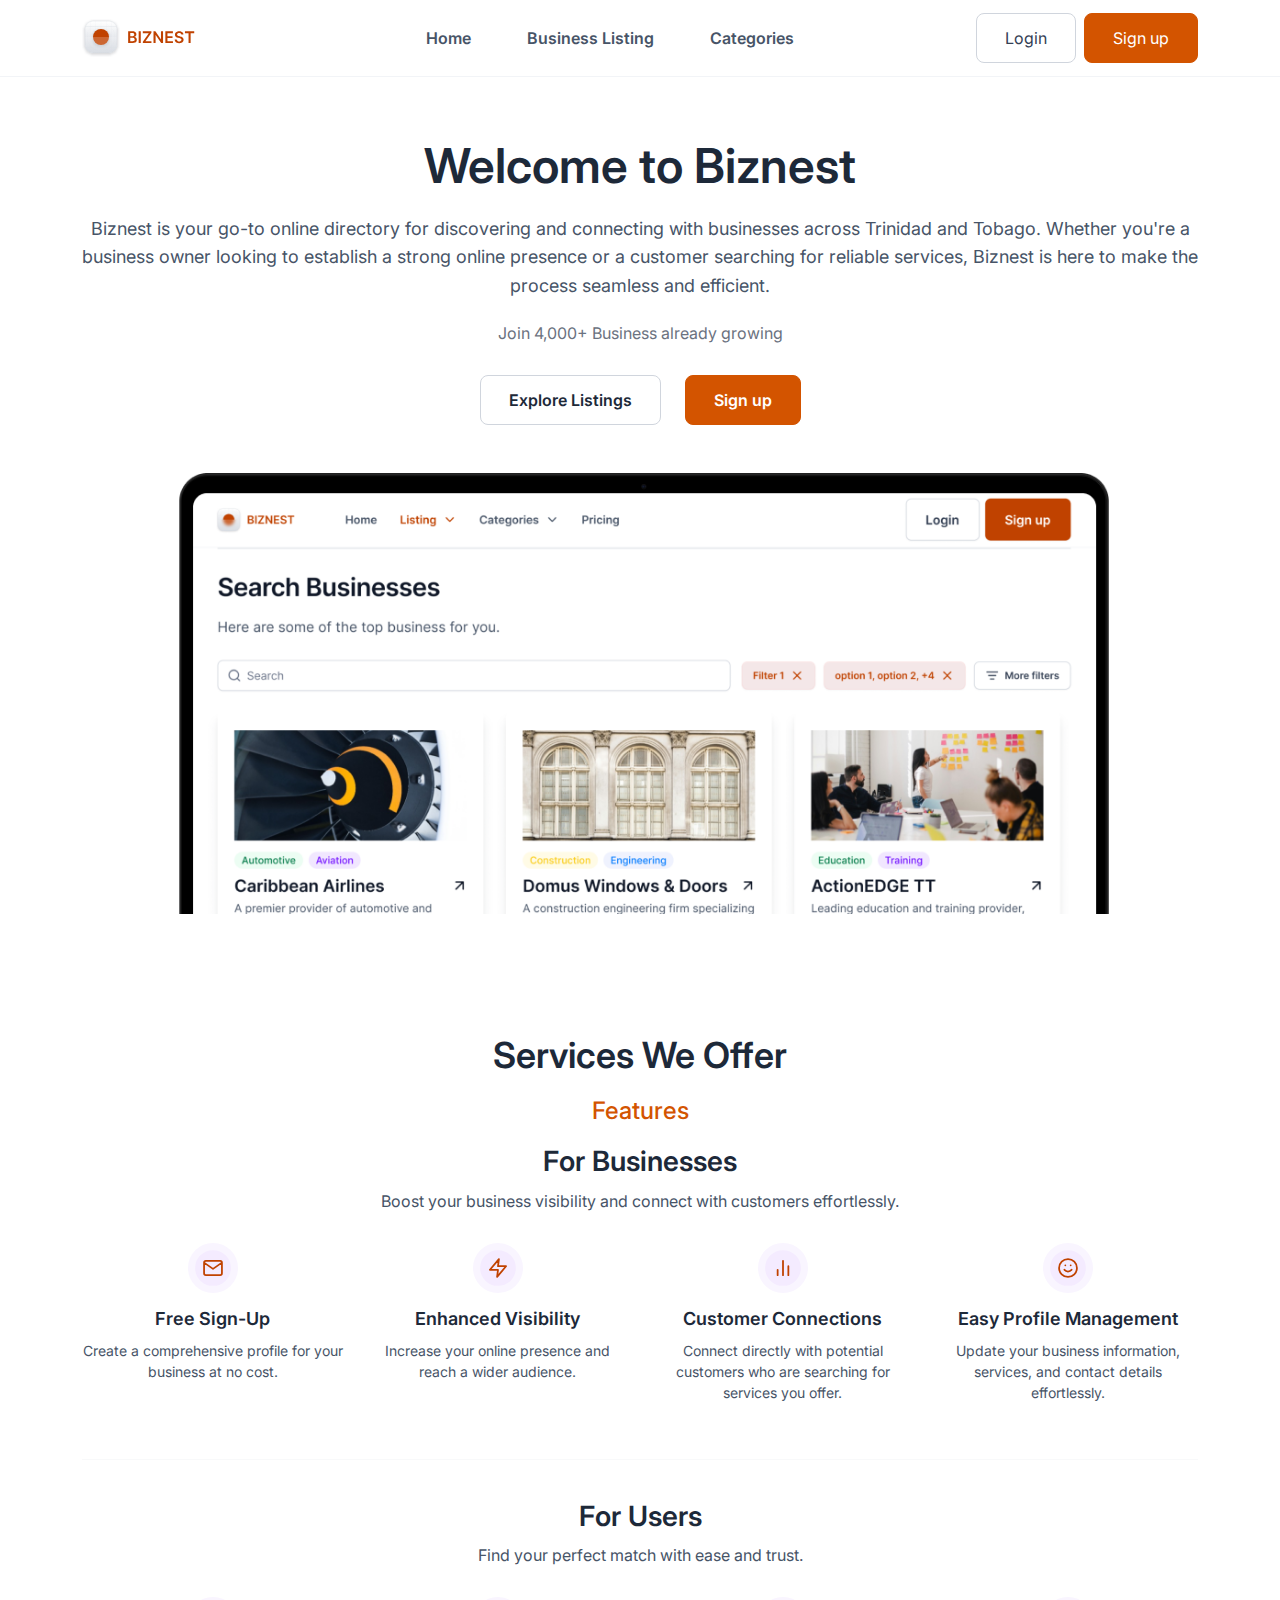
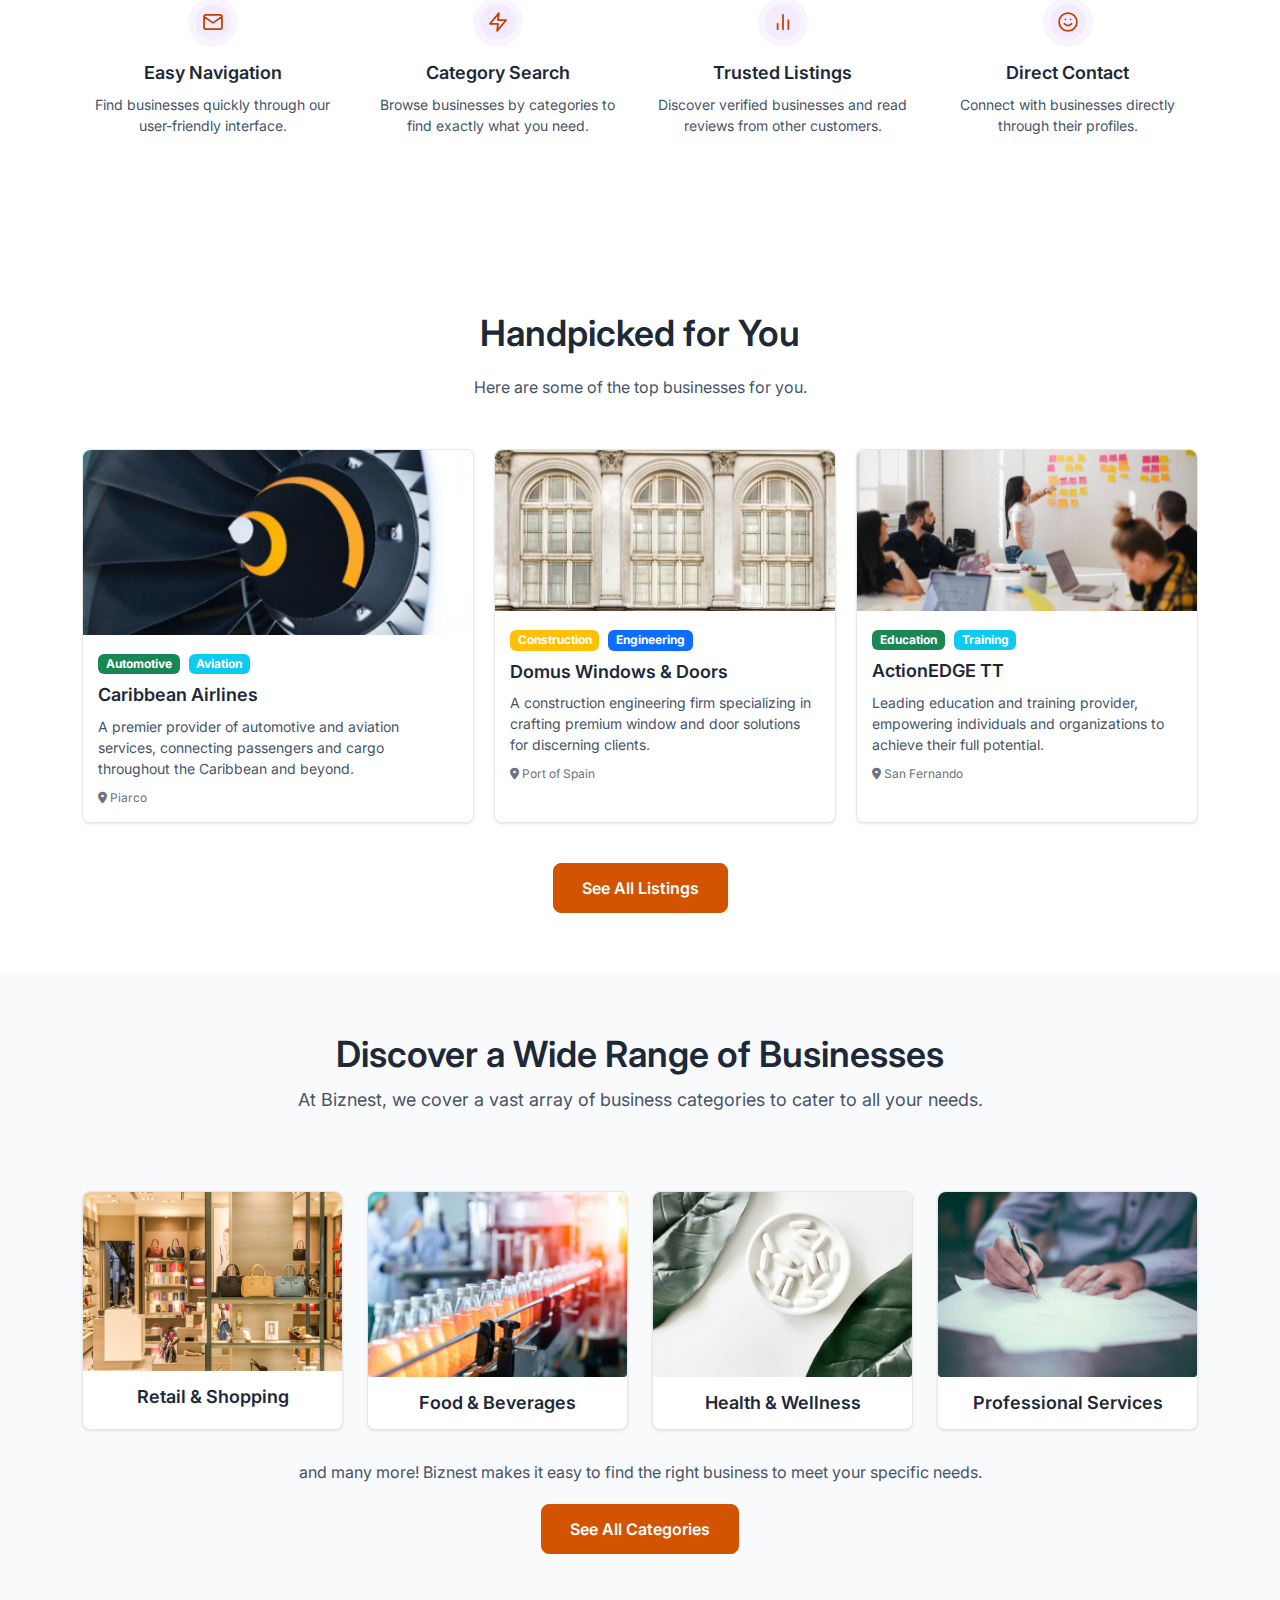
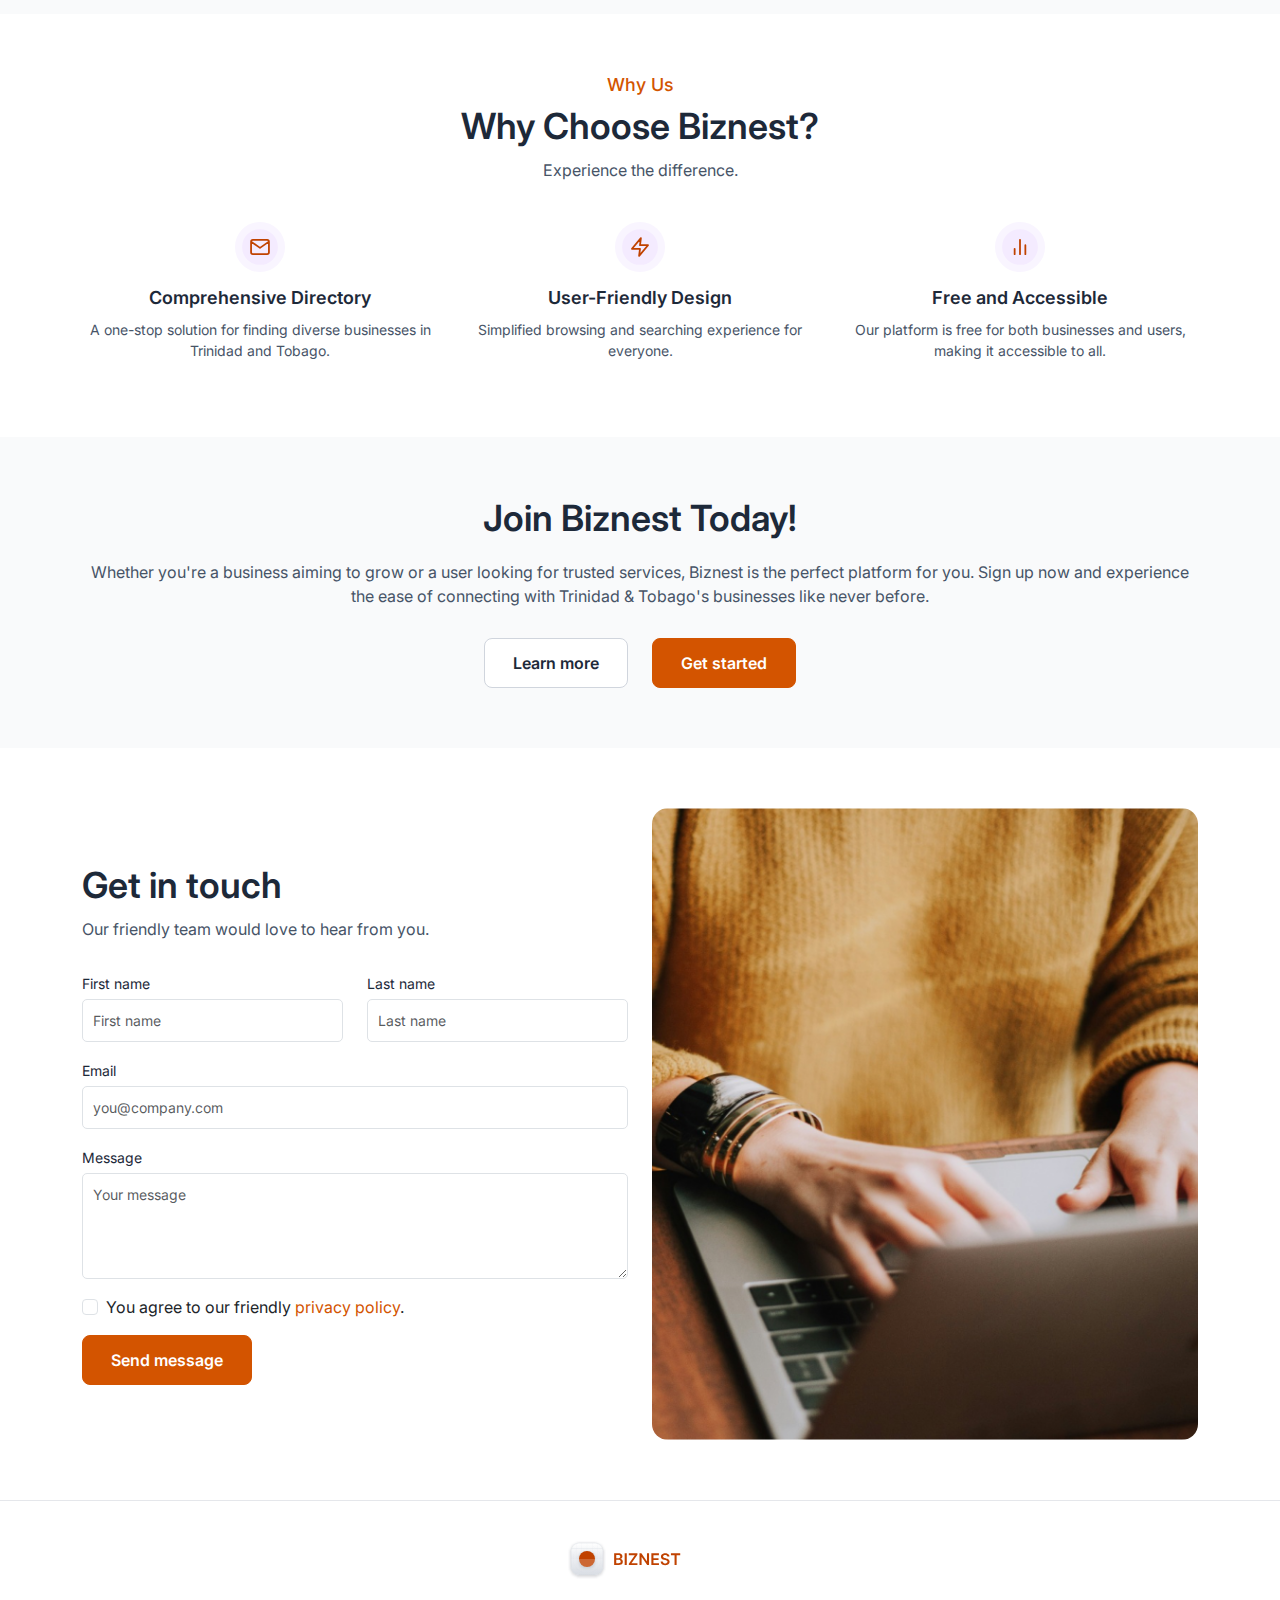
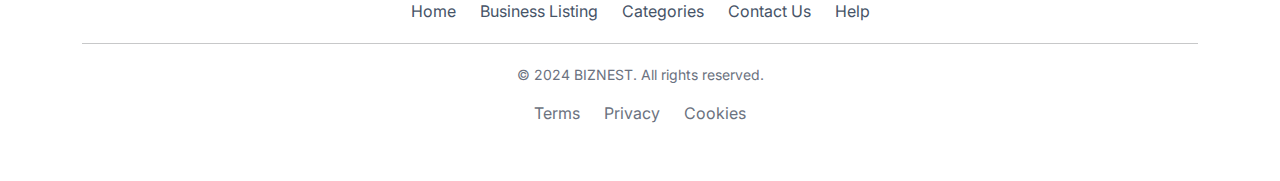
<file: index.html>
<!DOCTYPE html>
<html lang="en">

<head>
    <meta charset="UTF-8">
    <meta name="viewport" content="width=device-width, initial-scale=1.0">
    <title>Biznest</title>
    <link href="https://fonts.googleapis.com/css2?family=Inter:wght@400;600&display=swap" rel="stylesheet">
    <link href="https://cdn.jsdelivr.net/npm/bootstrap@5.2.3/dist/css/bootstrap.min.css" rel="stylesheet" crossorigin="anonymous" />
    <link href="https://cdnjs.cloudflare.com/ajax/libs/font-awesome/6.0.0-beta3/css/all.min.css" rel="stylesheet">
    <link href="styles.css" type="text/css" rel="stylesheet" />
</head>

<body>
    <section class="header">
        <div class="container">
            <nav class="navbar navbar-expand-lg">
                <a class="navbar-brand" href="/">
                    <img src="assets/images/common/Logo.svg" alt="Biznest Logo" class="logo">
                </a>
                <button class="navbar-toggler" type="button" data-bs-toggle="collapse" data-bs-target="#navbarNav" aria-controls="navbarNav" aria-expanded="false" aria-label="Toggle navigation">
                    <span class="navbar-toggler-icon"></span>
                </button>
                <div class="collapse navbar-collapse justify-content-center" id="navbarNav">
                    <ul class="navbar-nav">
                        <li class="nav-item active">
                            <a class="nav-link" href="">Home</a>
                        </li>
                        <li class="nav-item">
                            <a class="nav-link" href="business-listing">Business Listing</a>
                        </li>
                        <li class="nav-item">
                            <a class="nav-link" href="category-listing">Categories</a>
                        </li>
                    </ul>
                </div>
                <div class="d-flex">
                    <a class="btn-login me-2" href="/login">Login</a>
                    <a class="btn-signup" href="/signup">Sign up</a>
                </div>
            </nav>
        </div>
    </section>

    <section class="welcome-section text-center">
        <div class="container">
            <h1 class="welcome-title">Welcome to Biznest</h1>
            <p class="welcome-description">
                Biznest is your go-to online directory for discovering and connecting with businesses across Trinidad and Tobago. Whether you're a business owner looking to establish a strong online presence or a customer searching for reliable services, Biznest is here to make the process seamless and efficient.
            </p>
            <p class="welcome-subdescription">Join 4,000+ Business already growing</p>
            <div class="welcome-buttons">
                <a href="#" class="btn btn-explore-listings">Explore Listings</a>
                <a href="#" class="btn btn-signup">Sign up</a>
            </div>
            <div class="d-flex justify-content-center mt-5">
                <img class="img-fluid" src="assets/images/home/Content.png">
            </div>
        </div>

    </section>

    <section class="services-section text-center">
        <div class="container">
            <h2 class="services-title">Services We Offer</h2>
            <h4 class="services-features-title">Features</h4>
    
            <div class="services-for-businesses">
                <h3>For Businesses</h3>
                <p class="services-description">Boost your business visibility and connect with customers effortlessly.</p>
                <div class="row">
                    <div class="col-md-3">
                        <img src="assets/images/home/FeaturedIcon1.svg" alt="Free Sign-Up" class="service-icon">
                        <h5 class="service-title">Free Sign-Up</h5>
                        <p class="service-description">Create a comprehensive profile for your business at no cost.</p>
                    </div>
                    <div class="col-md-3">
                        <img src="assets/images/home/FeaturedIcon2.svg" alt="Enhanced Visibility" class="service-icon">
                        <h5 class="service-title">Enhanced Visibility</h5>
                        <p class="service-description">Increase your online presence and reach a wider audience.</p>
                    </div>
                    <div class="col-md-3">
                        <img src="assets/images/home/FeaturedIcon3.svg" alt="Customer Connections" class="service-icon">
                        <h5 class="service-title">Customer Connections</h5>
                        <p class="service-description">Connect directly with potential customers who are searching for services you offer.</p>
                    </div>
                    <div class="col-md-3">
                        <img src="assets/images/home/FeaturedIcon4.svg" alt="Easy Profile Management" class="service-icon">
                        <h5 class="service-title">Easy Profile Management</h5>
                        <p class="service-description">Update your business information, services, and contact details effortlessly.</p>
                    </div>
                </div>
            </div>
    
            <hr class="section-divider">
    
            <div class="services-for-users">
                <h3>For Users</h3>
                <p class="services-description">Find your perfect match with ease and trust.</p>
                <div class="row">
                    <div class="col-md-3">
                        <img src="assets/images/home/FeaturedIcon1.svg" alt="Easy Navigation" class="service-icon">
                        <h5 class="service-title">Easy Navigation</h5>
                        <p class="service-description">Find businesses quickly through our user-friendly interface.</p>
                    </div>
                    <div class="col-md-3">
                        <img src="assets/images/home/FeaturedIcon2.svg" alt="Category Search" class="service-icon">
                        <h5 class="service-title">Category Search</h5>
                        <p class="service-description">Browse businesses by categories to find exactly what you need.</p>
                    </div>
                    <div class="col-md-3">
                        <img src="assets/images/home/FeaturedIcon3.svg" alt="Trusted Listings" class="service-icon">
                        <h5 class="service-title">Trusted Listings</h5>
                        <p class="service-description">Discover verified businesses and read reviews from other customers.</p>
                    </div>
                    <div class="col-md-3">
                        <img src="assets/images/home/FeaturedIcon4.svg" alt="Direct Contact" class="service-icon">
                        <h5 class="service-title">Direct Contact</h5>
                        <p class="service-description">Connect with businesses directly through their profiles.</p>
                    </div>
                </div>
            </div>
        </div>
    </section>
    
    <section class="business-listing-section">
        <div class="container">
            <h2 class="business-listing-title">Handpicked for You</h2>
            <p class="business-listing-description">Here are some of the top businesses for you.</p>
            <div class="business-cards-wrapper">
                <div class="business-cards-container">
                    <div class="business-card">
                        <img src="assets/images/business-listing/Image 1.png" alt="Business Image" class="business-card-img">
                        <div class="business-card-body">
                            <div class="business-card-tags">
                                <span class="badge bg-success">Automotive</span>
                                <span class="badge bg-info">Aviation</span>
                            </div>
                            <h5 class="business-card-title">Caribbean Airlines</h5>
                            <p class="business-card-description">A premier provider of automotive and aviation services, connecting passengers and cargo throughout the Caribbean and beyond.</p>
                            <div class="business-card-location"><i class="fas fa-map-marker-alt"></i> Piarco</div>
                        </div>
                    </div>
                    <div class="business-card">
                        <img src="assets/images/business-listing/Image 2.png" alt="Business Image" class="business-card-img">
                        <div class="business-card-body">
                            <div class="business-card-tags">
                                <span class="badge bg-warning">Construction</span>
                                <span class="badge bg-primary">Engineering</span>
                            </div>
                            <h5 class="business-card-title">Domus Windows & Doors</h5>
                            <p class="business-card-description">A construction engineering firm specializing in crafting premium window and door solutions for discerning clients.</p>
                            <div class="business-card-location"><i class="fas fa-map-marker-alt"></i> Port of Spain</div>
                        </div>
                    </div>
                    <div class="business-card">
                        <img src="assets/images/business-listing/Image 3.png" alt="Business Image" class="business-card-img">
                        <div class="business-card-body">
                            <div class="business-card-tags">
                                <span class="badge bg-success">Education</span>
                                <span class="badge bg-info">Training</span>
                            </div>
                            <h5 class="business-card-title">ActionEDGE TT</h5>
                            <p class="business-card-description">Leading education and training provider, empowering individuals and organizations to achieve their full potential.</p>
                            <div class="business-card-location"><i class="fas fa-map-marker-alt"></i> San Fernando</div>
                        </div>
                    </div>
                    <!-- Add more business cards as needed -->
                </div>
            </div>
            <div class="business-listing-footer">
                <button class="btn btn-see-all-listings">See All Listings</button>
            </div>
        </div>
    </section>

    <section class="categories-section text-center">
        <div class="container">
            <h2 class="categories-title">Discover a Wide Range of Businesses</h2>
            <p class="categories-subtitle">At Biznest, we cover a vast array of business categories to cater to all your needs.</p>
            
                <div class="categories-cards-container row">
                    <div class="col-md-3 col-lg-3 col-sm-12 col-xs-12 mt-5">
                    <div class="category-card">
                        <img src="assets/images/categories/retail-and-shopping.png" alt="Category Image" class="category-card-img">
                        <h5 class="category-card-title">Retail & Shopping</h5>
                    </div>
                    </div>
                    <div class="col-md-3 col-lg-3 col-sm-12 col-xs-12 mt-5">
                    <div class="category-card">
                        <img src="assets/images/categories/food-and-bevrages.png" alt="Category Image" class="category-card-img">
                        <h5 class="category-card-title">Food & Beverages</h5>
                    
                    </div>
                    </div>
                    <div class="col-md-3 col-lg-3 col-sm-12 col-xs-12 mt-5">
                    <div class="category-card">
                        <img src="assets/images/categories/health-and-wellness.png" alt="Category Image" class="category-card-img">
                        <h5 class="category-card-title">Health & Wellness</h5>
                    
                    </div>
                    </div>

                    <div class="col-md-3 col-lg-3 col-sm-12 col-xs-12 mt-5">
                        <div class="category-card">
                            <img src="assets/images/categories/professional-services.png" alt="Category Image" class="category-card-img">
                            <h5 class="category-card-title">Professional Services</h5>
                        
                        </div>
                    </div>
                    <!-- Add more category cards as needed -->
                </div>
            
            <p class="categories-description">and many more! Biznest makes it easy to find the right business to meet your specific needs.</p>
            <div class="categories-footer">
                <button class="btn btn-see-all-categories">See All Categories</button>
            </div>
        </div>
    </section>
    
    <section class="why-choose-section text-center">
        <div class="container">
            <h4 class="why-choose-subtitle">Why Us</h4>
            <h2 class="why-choose-title">Why Choose Biznest?</h2>
            <p class="why-choose-description">Experience the difference.</p>
            <div class="row">
                <div class="col-md-4">
                    <img src="assets/images/home/FeaturedIcon1.svg" alt="Comprehensive Directory" class="why-choose-icon">
                    <h5 class="why-choose-card-title">Comprehensive Directory</h5>
                    <p class="why-choose-card-description">A one-stop solution for finding diverse businesses in Trinidad and Tobago.</p>
                </div>
                <div class="col-md-4">
                    <img src="assets/images/home/FeaturedIcon2.svg" alt="User-Friendly Design" class="why-choose-icon">
                    <h5 class="why-choose-card-title">User-Friendly Design</h5>
                    <p class="why-choose-card-description">Simplified browsing and searching experience for everyone.</p>
                </div>
                <div class="col-md-4">
                    <img src="assets/images/home/FeaturedIcon3.svg" alt="Free and Accessible" class="why-choose-icon">
                    <h5 class="why-choose-card-title">Free and Accessible</h5>
                    <p class="why-choose-card-description">Our platform is free for both businesses and users, making it accessible to all.</p>
                </div>
            </div>
        </div>
    </section>
    
    <section class="join-biznest-section text-center">
        <div class="container">
            <h2 class="join-biznest-title">Join Biznest Today!</h2>
            <p class="join-biznest-description">
                Whether you're a business aiming to grow or a user looking for trusted services, Biznest is the perfect platform for you. Sign up now and experience the ease of connecting with Trinidad & Tobago's businesses like never before.
            </p>
            <div class="join-biznest-buttons">
                <a href="#" class="btn btn-learn-more">Learn more</a>
                <a href="#" class="btn btn-get-started">Get started</a>
            </div>
        </div>
    </section>

    <section class="get-in-touch-section">
        <div class="container">
            <div class="row align-items-center">
                <div class="col-md-6">
                    <h2 class="get-in-touch-title">Get in touch</h2>
                    <p class="get-in-touch-description">Our friendly team would love to hear from you.</p>
                    <form class="get-in-touch-form">
                        <div class="row mb-3">
                            <div class="col">
                                <label for="first-name" class="form-label">First name</label>
                                <input type="text" class="form-control" id="first-name" placeholder="First name">
                            </div>
                            <div class="col">
                                <label for="last-name" class="form-label">Last name</label>
                                <input type="text" class="form-control" id="last-name" placeholder="Last name">
                            </div>
                        </div>
                        <div class="mb-3">
                            <label for="email" class="form-label">Email</label>
                            <input type="email" class="form-control" id="email" placeholder="you@company.com">
                        </div>
                        <div class="mb-3">
                            <label for="message" class="form-label">Message</label>
                            <textarea class="form-control" id="message" rows="4" placeholder="Your message"></textarea>
                        </div>
                        <div class="mb-3 form-check">
                            <input type="checkbox" class="form-check-input" id="privacy-policy">
                            <label class="form-check-label" for="privacy-policy">You agree to our friendly <a href="#">privacy policy</a>.</label>
                        </div>
                        <button type="submit" class="btn btn-send-message">Send message</button>
                    </form>
                </div>
                <div class="col-md-6">
                    <img src="assets/images/home/contact.png" alt="Get in touch image" class="img-fluid rounded-4">
                </div>
            </div>
        </div>
    </section>

    <footer class="footer-section">
        <div class="container text-center">
            <a class="footer-logo" href="#">
                <img src="assets/images/common/Logo.svg" alt="Biznest Logo" class="footer-logo-img">
            </a>
            <ul class="footer-links list-inline">
                <li class="list-inline-item"><a href="/">Home</a></li>
                <li class="list-inline-item"><a href="/business-listing">Business Listing</a></li>
                <li class="list-inline-item"><a href="/category-listing">Categories</a></li>
                <li class="list-inline-item"><a href="#">Contact Us</a></li>
                <li class="list-inline-item"><a href="#">Help</a></li>
            </ul>
            <hr>
            <p class="footer-copyright">
                &copy; 2024 BIZNEST. All rights reserved.
            </p>
            <ul class="footer-terms list-inline">
                <li class="list-inline-item"><a href="#">Terms</a></li>
                <li class="list-inline-item"><a href="#">Privacy</a></li>
                <li class="list-inline-item"><a href="#">Cookies</a></li>
            </ul>
        </div>
    </footer>
    
    <script src="https://cdn.jsdelivr.net/npm/bootstrap@5.2.3/dist/js/bootstrap.min.js" integrity="sha384-cuYeSxntonz0PPNlHhBs68uyIAVpIIOZZ5JqeqvYYIcEL727kskC66kF92t6Xl2V" crossorigin="anonymous"></script>
    <script src="https://code.jquery.com/jquery-3.6.0.min.js"></script>
</body>

</html>
</file>
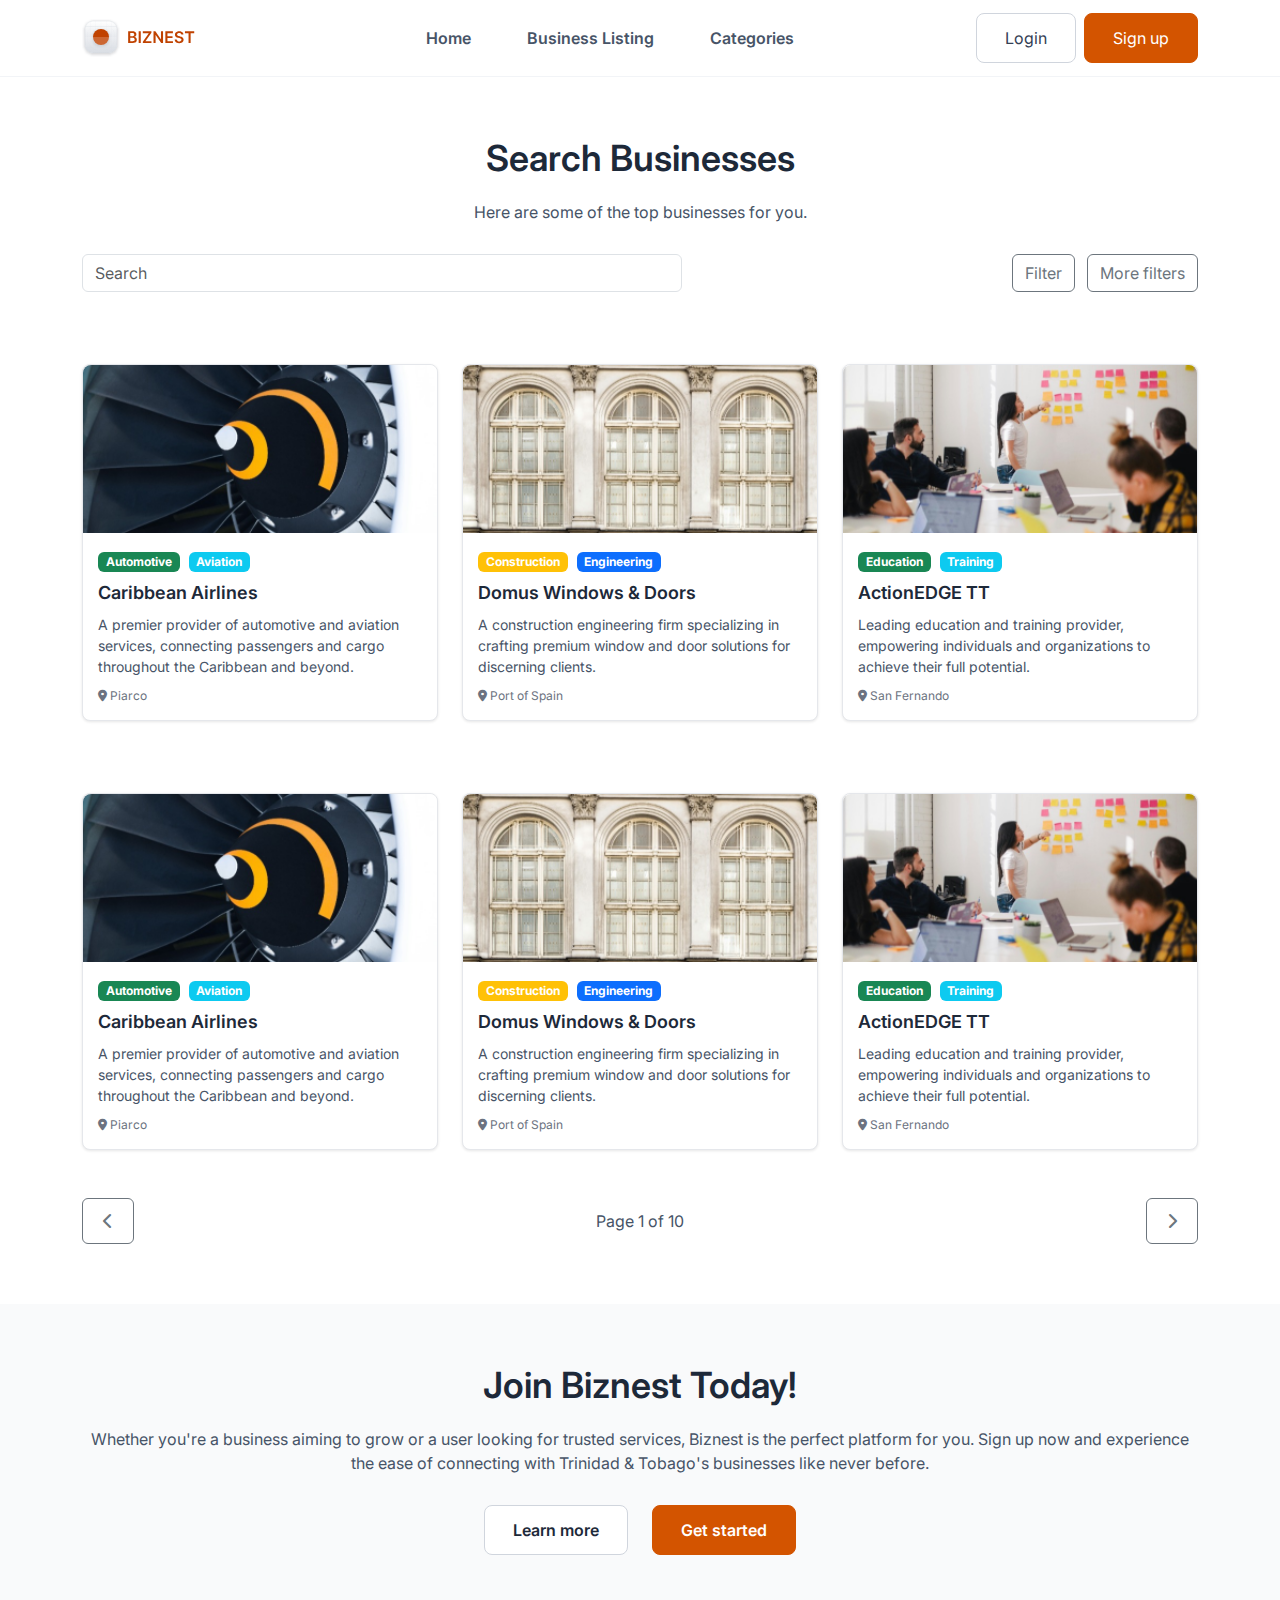
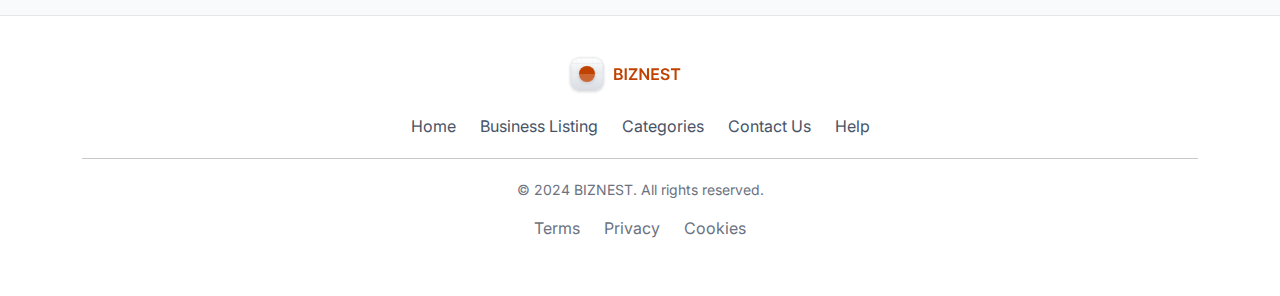
<file: business-listing.html>
<!DOCTYPE html>
<html lang="en">

<head>
    <meta charset="UTF-8">
    <meta name="viewport" content="width=device-width, initial-scale=1.0">
    <title>Biznest - Listing</title>
    <link href="https://fonts.googleapis.com/css2?family=Inter:wght@400;600&display=swap" rel="stylesheet">
    <link href="https://cdn.jsdelivr.net/npm/bootstrap@5.2.3/dist/css/bootstrap.min.css" rel="stylesheet" crossorigin="anonymous" />
    <link href="https://cdnjs.cloudflare.com/ajax/libs/font-awesome/6.0.0-beta3/css/all.min.css" rel="stylesheet">
    <link href="styles.css" type="text/css" rel="stylesheet" />
</head>

<body>
    <section class="header">
        <div class="container">
            <nav class="navbar navbar-expand-lg">
                <a class="navbar-brand" href="">
                    <img src="assets/images/common/Logo.svg" alt="Biznest Logo" class="logo">
                </a>
                <button class="navbar-toggler" type="button" data-bs-toggle="collapse" data-bs-target="#navbarNav" aria-controls="navbarNav" aria-expanded="false" aria-label="Toggle navigation">
                    <span class="navbar-toggler-icon"></span>
                </button>
                <div class="collapse navbar-collapse justify-content-center" id="navbarNav">
                    <ul class="navbar-nav">
                        <li class="nav-item active">
                            <a class="nav-link" href="">Home</a>
                        </li>
                        <li class="nav-item">
                            <a class="nav-link" href="business-listing">Business Listing</a>
                        </li>
                        <li class="nav-item">
                            <a class="nav-link" href="category-listing">Categories</a>
                        </li>
                    </ul>
                </div>
                <div class="d-flex">
                    <a class="btn-login me-2" href="login">Login</a>
                    <a class="btn-signup" href="signup">Sign up</a>
                </div>
            </nav>
        </div>
    </section>

    <section class="business-listing-page">
        <div class="container">
            <h2 class="business-listing-title">Search Businesses</h2>
            <p class="business-listing-description">Here are some of the top businesses for you.</p>
            
            <div class="search-filter-bar d-flex justify-content-between align-items-center mb-4">
                <input type="text" class="form-control search-input" placeholder="Search">
                <div>
                    <button class="btn btn-outline-secondary me-2">Filter</button>
                    <button class="btn btn-outline-secondary">More filters</button>
                </div>
            </div>
            
            <div class="row">
                <!-- Repeat this block for more business cards -->
                <div class="col-md-4 mb-4 mt-5">
                    <div class="business-card">
                        <img src="assets/images/business-listing/Image 1.png" alt="Business Image" class="business-card-img">
                        <div class="business-card-body">
                            <div class="business-card-tags">
                                <span class="badge bg-success">Automotive</span>
                                <span class="badge bg-info">Aviation</span>
                            </div>
                            <h5 class="business-card-title">Caribbean Airlines</h5>
                            <p class="business-card-description">A premier provider of automotive and aviation services, connecting passengers and cargo throughout the Caribbean and beyond.</p>
                            <div class="business-card-location"><i class="fas fa-map-marker-alt"></i> Piarco</div>
                        </div>
                    </div>
                </div>

                <div class="col-md-4 mb-4 mt-5">
                    <div class="business-card">
                        <img src="assets/images/business-listing/Image 2.png" alt="Business Image" class="business-card-img">
                        <div class="business-card-body">
                            <div class="business-card-tags">
                                <span class="badge bg-warning">Construction</span>
                                <span class="badge bg-primary">Engineering</span>
                            </div>
                            <h5 class="business-card-title">Domus Windows & Doors</h5>
                            <p class="business-card-description">A construction engineering firm specializing in crafting premium window and door solutions for discerning clients.</p>
                            <div class="business-card-location"><i class="fas fa-map-marker-alt"></i> Port of Spain</div>
                        </div>
                    </div>
                </div>

                <div class="col-md-4 mb-4 mt-5">
                    <div class="business-card">
                        <img src="assets/images/business-listing/Image 3.png" alt="Business Image" class="business-card-img">
                        <div class="business-card-body">
                            <div class="business-card-tags">
                                <span class="badge bg-success">Education</span>
                                <span class="badge bg-info">Training</span>
                            </div>
                            <h5 class="business-card-title">ActionEDGE TT</h5>
                            <p class="business-card-description">Leading education and training provider, empowering individuals and organizations to achieve their full potential.</p>
                            <div class="business-card-location"><i class="fas fa-map-marker-alt"></i> San Fernando</div>
                        </div>
                    </div>
                </div>

                <div class="col-md-4 mb-4 mt-5">
                    <div class="business-card">
                        <img src="assets/images/business-listing/Image 1.png" alt="Business Image" class="business-card-img">
                        <div class="business-card-body">
                            <div class="business-card-tags">
                                <span class="badge bg-success">Automotive</span>
                                <span class="badge bg-info">Aviation</span>
                            </div>
                            <h5 class="business-card-title">Caribbean Airlines</h5>
                            <p class="business-card-description">A premier provider of automotive and aviation services, connecting passengers and cargo throughout the Caribbean and beyond.</p>
                            <div class="business-card-location"><i class="fas fa-map-marker-alt"></i> Piarco</div>
                        </div>
                    </div>
                </div>

                <div class="col-md-4 mb-4 mt-5">
                    <div class="business-card">
                        <img src="assets/images/business-listing/Image 2.png" alt="Business Image" class="business-card-img">
                        <div class="business-card-body">
                            <div class="business-card-tags">
                                <span class="badge bg-warning">Construction</span>
                                <span class="badge bg-primary">Engineering</span>
                            </div>
                            <h5 class="business-card-title">Domus Windows & Doors</h5>
                            <p class="business-card-description">A construction engineering firm specializing in crafting premium window and door solutions for discerning clients.</p>
                            <div class="business-card-location"><i class="fas fa-map-marker-alt"></i> Port of Spain</div>
                        </div>
                    </div>
                </div>

                <div class="col-md-4 mb-4 mt-5">
                    <div class="business-card">
                        <img src="assets/images/business-listing/Image 3.png" alt="Business Image" class="business-card-img">
                        <div class="business-card-body">
                            <div class="business-card-tags">
                                <span class="badge bg-success">Education</span>
                                <span class="badge bg-info">Training</span>
                            </div>
                            <h5 class="business-card-title">ActionEDGE TT</h5>
                            <p class="business-card-description">Leading education and training provider, empowering individuals and organizations to achieve their full potential.</p>
                            <div class="business-card-location"><i class="fas fa-map-marker-alt"></i> San Fernando</div>
                        </div>
                    </div>
                </div>

                <!-- Repeat block ends -->
            </div>
    
            <div class="pagination-wrapper d-flex justify-content-between align-items-center mt-4">
                <button class="btn btn-outline-secondary"><i class="fas fa-chevron-left"></i></button>
                <span>Page 1 of 10</span>
                <button class="btn btn-outline-secondary"><i class="fas fa-chevron-right"></i></button>
            </div>
        </div>
    </section>
    
    
    <section class="join-biznest-section text-center">
        <div class="container">
            <h2 class="join-biznest-title">Join Biznest Today!</h2>
            <p class="join-biznest-description">
                Whether you're a business aiming to grow or a user looking for trusted services, Biznest is the perfect platform for you. Sign up now and experience the ease of connecting with Trinidad & Tobago's businesses like never before.
            </p>
            <div class="join-biznest-buttons">
                <a href="#" class="btn btn-learn-more">Learn more</a>
                <a href="#" class="btn btn-get-started">Get started</a>
            </div>
        </div>
    </section>

    <footer class="footer-section">
        <div class="container text-center">
            <a class="footer-logo" href="#">
                <img src="assets/images/common/Logo.svg" alt="Biznest Logo" class="footer-logo-img">
            </a>
            <ul class="footer-links list-inline">
                <li class="list-inline-item"><a href="">Home</a></li>
                <li class="list-inline-item"><a href="business-listing">Business Listing</a></li>
                <li class="list-inline-item"><a href="category-listing">Categories</a></li>
                <li class="list-inline-item"><a href="#">Contact Us</a></li>
                <li class="list-inline-item"><a href="#">Help</a></li>
            </ul>
            <hr>
            <p class="footer-copyright">
                &copy; 2024 BIZNEST. All rights reserved.
            </p>
            <ul class="footer-terms list-inline">
                <li class="list-inline-item"><a href="#">Terms</a></li>
                <li class="list-inline-item"><a href="#">Privacy</a></li>
                <li class="list-inline-item"><a href="#">Cookies</a></li>
            </ul>
        </div>
    </footer>
    
    <script src="https://cdn.jsdelivr.net/npm/bootstrap@5.2.3/dist/js/bootstrap.min.js" integrity="sha384-cuYeSxntonz0PPNlHhBs68uyIAVpIIOZZ5JqeqvYYIcEL727kskC66kF92t6Xl2V" crossorigin="anonymous"></script>
    <script src="https://code.jquery.com/jquery-3.6.0.min.js"></script>
</body>

</html>
</file>
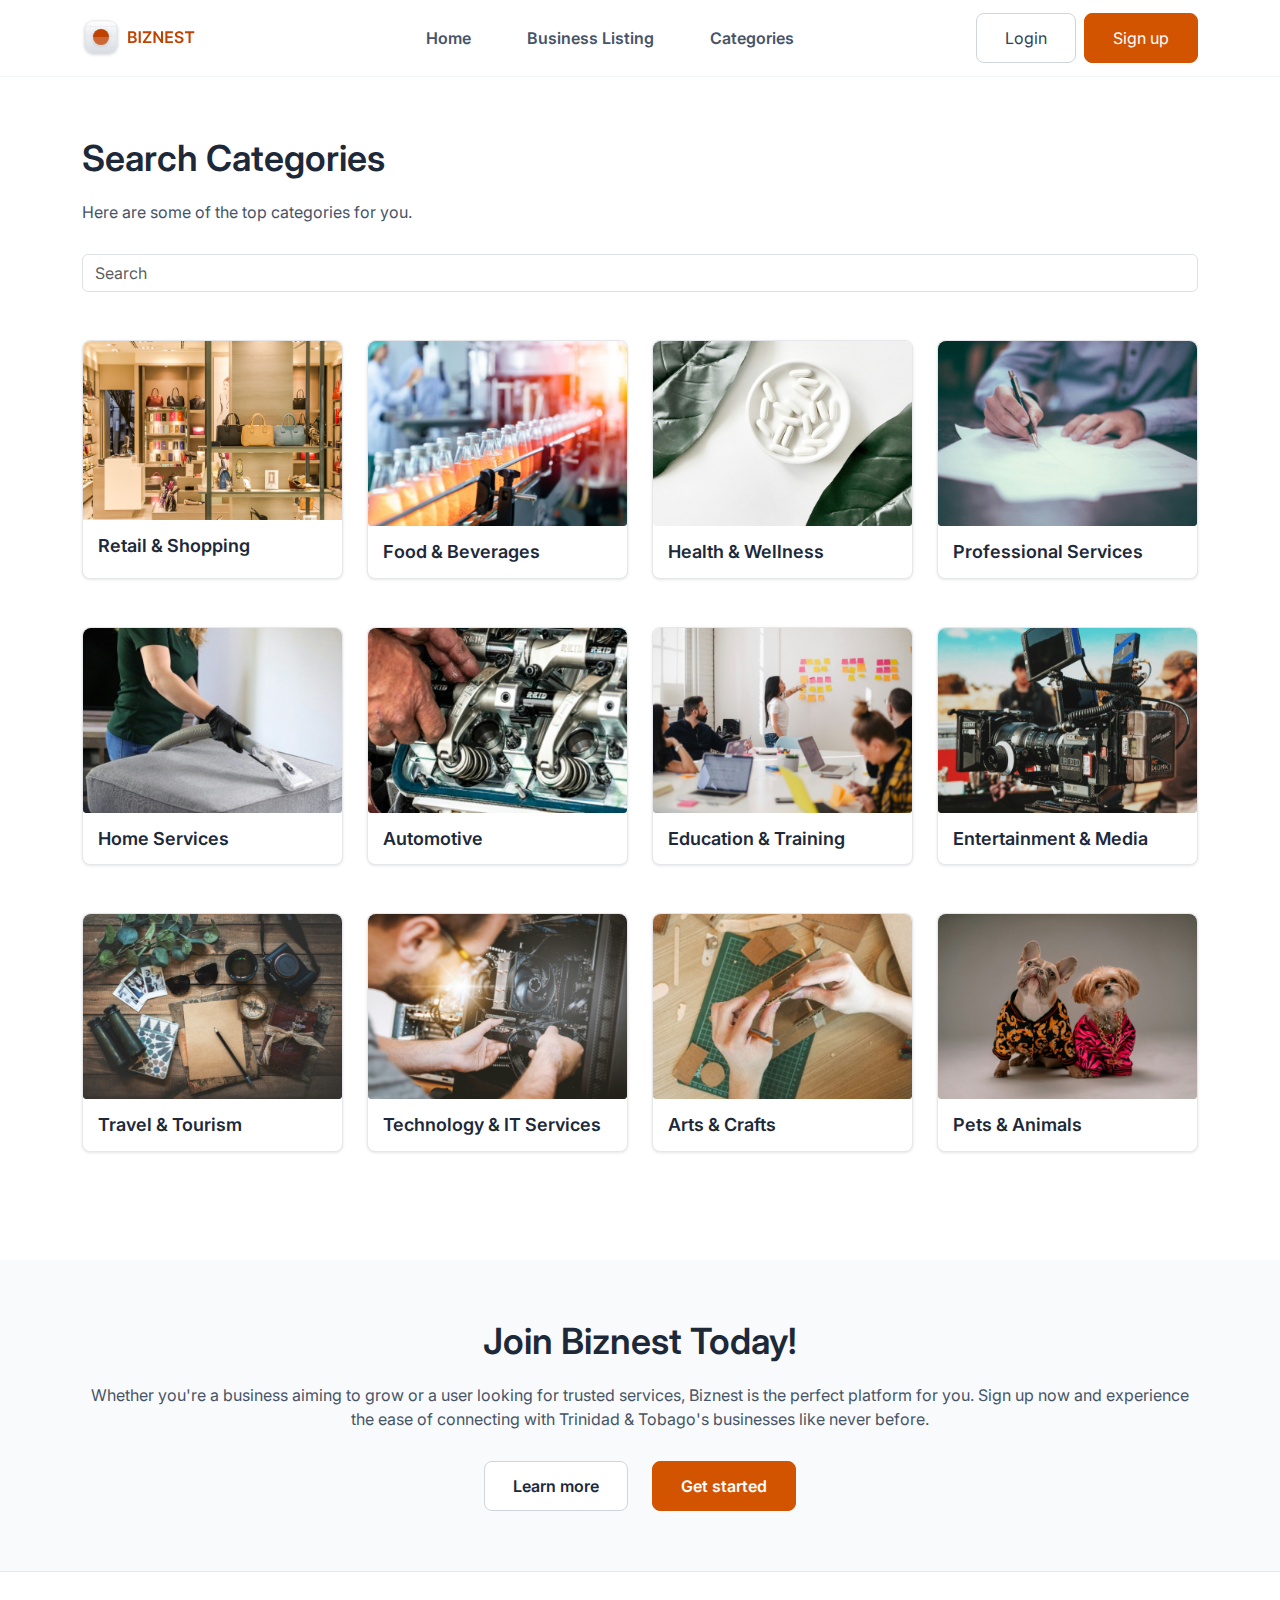
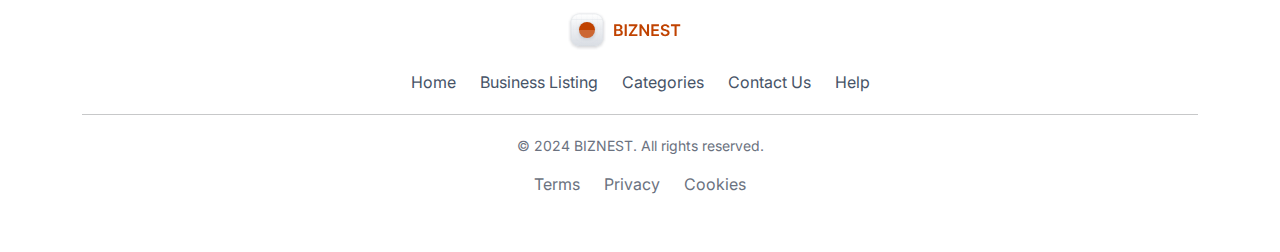
<file: category-listing.html>
<!DOCTYPE html>
<html lang="en">

<head>
    <meta charset="UTF-8">
    <meta name="viewport" content="width=device-width, initial-scale=1.0">
    <title>Biznest - Categories</title>
    <link href="https://fonts.googleapis.com/css2?family=Inter:wght@400;600&display=swap" rel="stylesheet">
    <link href="https://cdn.jsdelivr.net/npm/bootstrap@5.2.3/dist/css/bootstrap.min.css" rel="stylesheet" crossorigin="anonymous" />
    <link href="https://cdnjs.cloudflare.com/ajax/libs/font-awesome/6.0.0-beta3/css/all.min.css" rel="stylesheet">
    <link href="styles.css" type="text/css" rel="stylesheet" />
</head>

<body>
    <section class="header">
        <div class="container">
            <nav class="navbar navbar-expand-lg">
                <a class="navbar-brand" href="">
                    <img src="assets/images/common/Logo.svg" alt="Biznest Logo" class="logo">
                </a>
                <button class="navbar-toggler" type="button" data-bs-toggle="collapse" data-bs-target="#navbarNav" aria-controls="navbarNav" aria-expanded="false" aria-label="Toggle navigation">
                    <span class="navbar-toggler-icon"></span>
                </button>
                <div class="collapse navbar-collapse justify-content-center" id="navbarNav">
                    <ul class="navbar-nav">
                        <li class="nav-item active">
                            <a class="nav-link" href="">Home</a>
                        </li>
                        <li class="nav-item">
                            <a class="nav-link" href="business-listing">Business Listing</a>
                        </li>
                        <li class="nav-item">
                            <a class="nav-link" href="category-listing">Categories</a>
                        </li>
                    </ul>
                </div>
                <div class="d-flex">
                    <a class="btn-login me-2" href="login">Login</a>
                    <a class="btn-signup" href="signup">Sign up</a>
                </div>
            </nav>
        </div>
    </section>

    <section class="category-listing-page">
        <div class="container">
            <h2 class="category-listing-title">Search Categories</h2>
            <p class="category-listing-description">Here are some of the top categories for you.</p>
            
            <div class="search-bar mb-5">
                <input type="text" class="form-control category-search-input" placeholder="Search">
            </div>
            
            <div class="row">
                <!-- Repeat this block for more category cards -->
                <div class="col-md-3 col-sm-6 mb-5">
                    <div class="category-card">
                        <img src="assets/images/categories/retail-and-shopping.png" alt="Category Image" class="category-card-img">
                        <h5 class="category-card-title">Retail & Shopping</h5>
                    </div>
                </div>

                <div class="col-md-3 col-sm-6 mb-5">
                    <div class="category-card">
                        <img src="assets/images/categories/food-and-bevrages.png" alt="Category Image" class="category-card-img">
                        <h5 class="category-card-title">Food & Beverages</h5>
                    </div>
                </div>

                <div class="col-md-3 col-sm-6 mb-5">
                    <div class="category-card">
                        <img src="assets/images/categories/health-and-wellness.png" alt="Category Image" class="category-card-img">
                        <h5 class="category-card-title">Health & Wellness</h5>
                    </div>
                </div>

                <div class="col-md-3 col-sm-6 mb-5">
                    <div class="category-card">
                        <img src="assets/images/categories/professional-services.png" alt="Category Image" class="category-card-img">
                        <h5 class="category-card-title">Professional Services</h5>
                    </div>
                </div>

                <div class="col-md-3 col-sm-6 mb-5">
                    <div class="category-card">
                        <img src="assets/images/categories/home-services.png" alt="Category Image" class="category-card-img">
                        <h5 class="category-card-title">Home Services</h5>
                    </div>
                </div>

                <div class="col-md-3 col-sm-6 mb-5">
                    <div class="category-card">
                        <img src="assets/images/categories/automotive.png" alt="Category Image" class="category-card-img">
                        <h5 class="category-card-title">Automotive</h5>
                    </div>
                </div>

                <div class="col-md-3 col-sm-6 mb-5">
                    <div class="category-card">
                        <img src="assets/images/categories/education-and-training.png" alt="Category Image" class="category-card-img">
                        <h5 class="category-card-title">Education & Training</h5>
                    </div>
                </div>

                <div class="col-md-3 col-sm-6 mb-5">
                    <div class="category-card">
                        <img src="assets/images/categories/entertainment-and-media.png" alt="Category Image" class="category-card-img">
                        <h5 class="category-card-title">Entertainment & Media</h5>
                    </div>
                </div>

                <div class="col-md-3 col-sm-6 mb-5">
                    <div class="category-card">
                        <img src="assets/images/categories/travel-and-tourism.png" alt="Category Image" class="category-card-img">
                        <h5 class="category-card-title">Travel & Tourism</h5>
                    </div>
                </div>

                <div class="col-md-3 col-sm-6 mb-5">
                    <div class="category-card">
                        <img src="assets/images/categories/technlogy-and-it.png" alt="Category Image" class="category-card-img">
                        <h5 class="category-card-title">Technology & IT Services</h5>
                    </div>
                </div>

                <div class="col-md-3 col-sm-6 mb-5">
                    <div class="category-card">
                        <img src="assets/images/categories/art-and-craft.png" alt="Category Image" class="category-card-img">
                        <h5 class="category-card-title">Arts & Crafts</h5>
                    </div>
                </div>

                <div class="col-md-3 col-sm-6 mb-5">
                    <div class="category-card">
                        <img src="assets/images/categories/pets-and-animals.png" alt="Category Image" class="category-card-img">
                        <h5 class="category-card-title">Pets & Animals</h5>
                    </div>
                </div>
                <!-- Repeat block ends -->
            </div>

        </div>
    </section>
    
    
    
    <section class="join-biznest-section text-center">
        <div class="container">
            <h2 class="join-biznest-title">Join Biznest Today!</h2>
            <p class="join-biznest-description">
                Whether you're a business aiming to grow or a user looking for trusted services, Biznest is the perfect platform for you. Sign up now and experience the ease of connecting with Trinidad & Tobago's businesses like never before.
            </p>
            <div class="join-biznest-buttons">
                <a href="#" class="btn btn-learn-more">Learn more</a>
                <a href="#" class="btn btn-get-started">Get started</a>
            </div>
        </div>
    </section>

    <footer class="footer-section">
        <div class="container text-center">
            <a class="footer-logo" href="#">
                <img src="assets/images/common/Logo.svg" alt="Biznest Logo" class="footer-logo-img">
            </a>
            <ul class="footer-links list-inline">
                <li class="list-inline-item"><a href="">Home</a></li>
                <li class="list-inline-item"><a href="business-listing">Business Listing</a></li>
                <li class="list-inline-item"><a href="category-listing">Categories</a></li>
                <li class="list-inline-item"><a href="#">Contact Us</a></li>
                <li class="list-inline-item"><a href="#">Help</a></li>
            </ul>
            <hr>
            <p class="footer-copyright">
                &copy; 2024 BIZNEST. All rights reserved.
            </p>
            <ul class="footer-terms list-inline">
                <li class="list-inline-item"><a href="#">Terms</a></li>
                <li class="list-inline-item"><a href="#">Privacy</a></li>
                <li class="list-inline-item"><a href="#">Cookies</a></li>
            </ul>
        </div>
    </footer>
    
    <script src="https://cdn.jsdelivr.net/npm/bootstrap@5.2.3/dist/js/bootstrap.min.js" integrity="sha384-cuYeSxntonz0PPNlHhBs68uyIAVpIIOZZ5JqeqvYYIcEL727kskC66kF92t6Xl2V" crossorigin="anonymous"></script>
    <script src="https://code.jquery.com/jquery-3.6.0.min.js"></script>
</body>

</html>
</file>
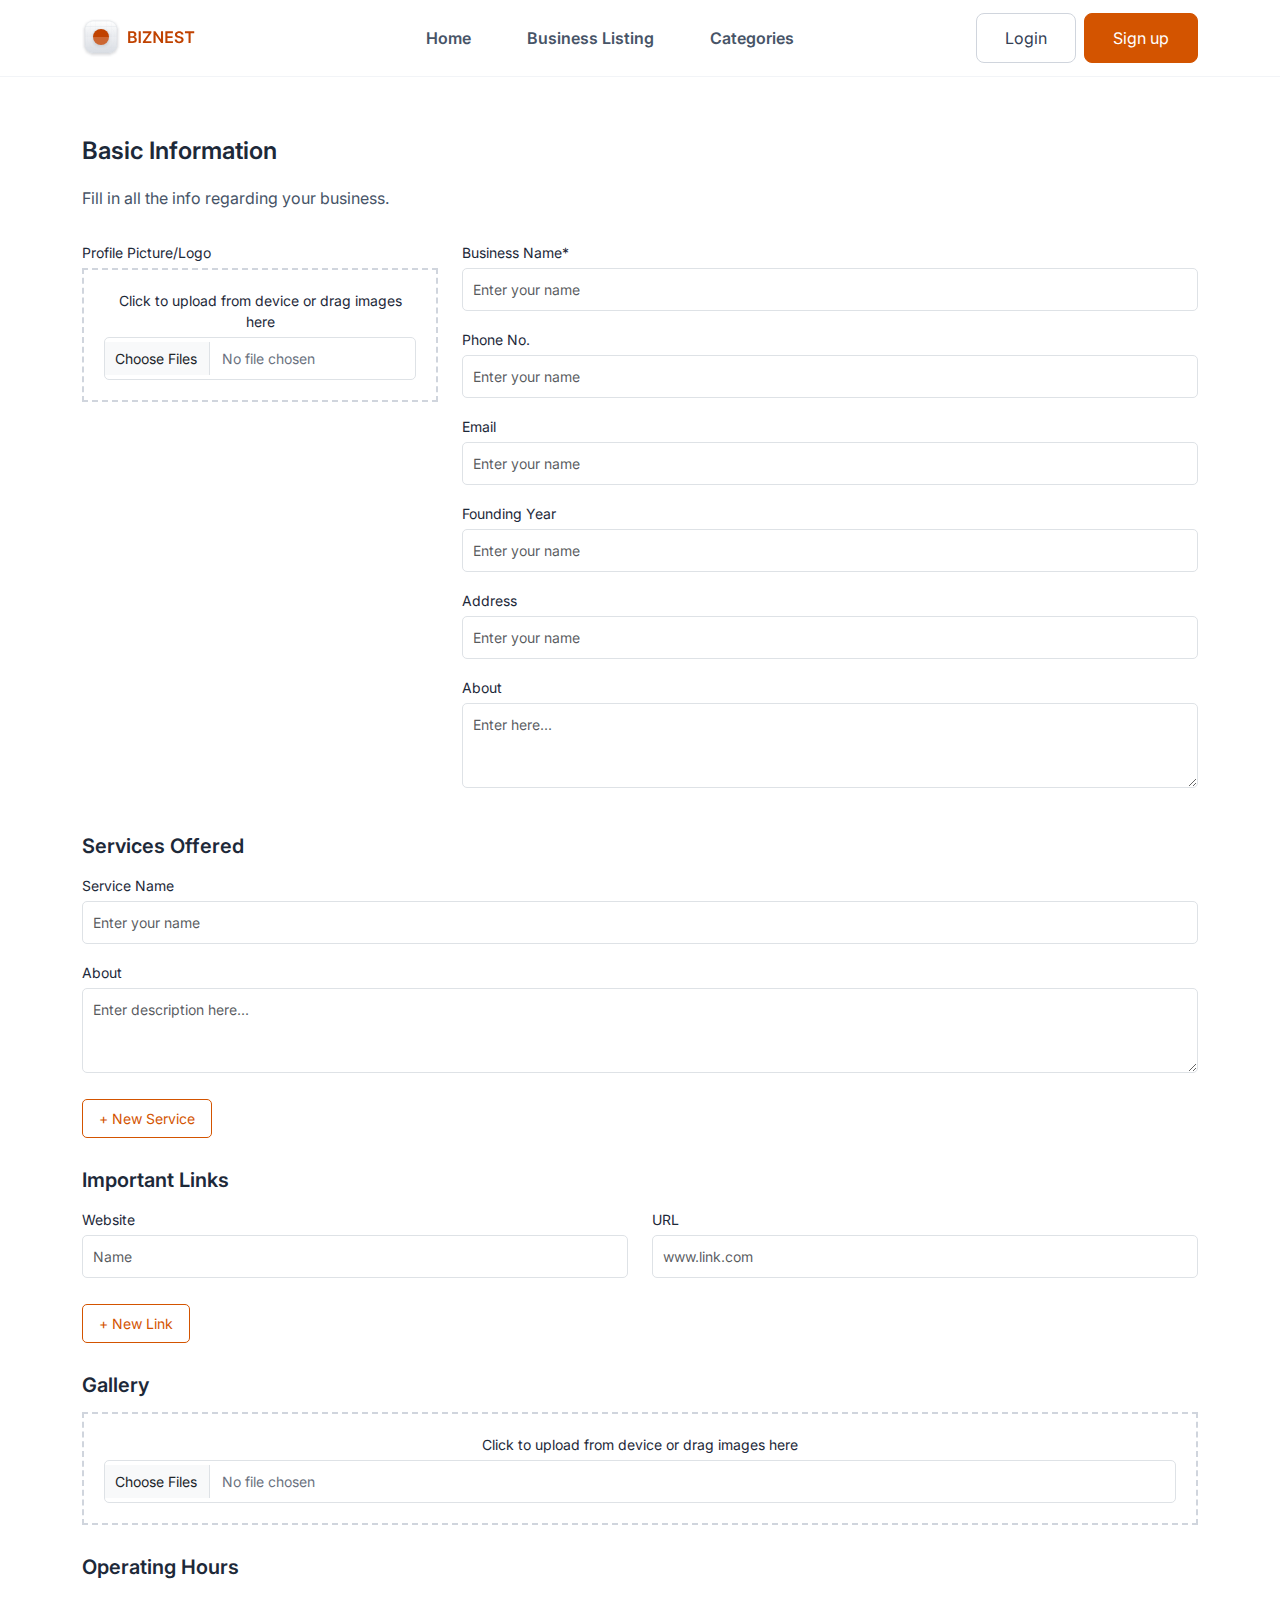
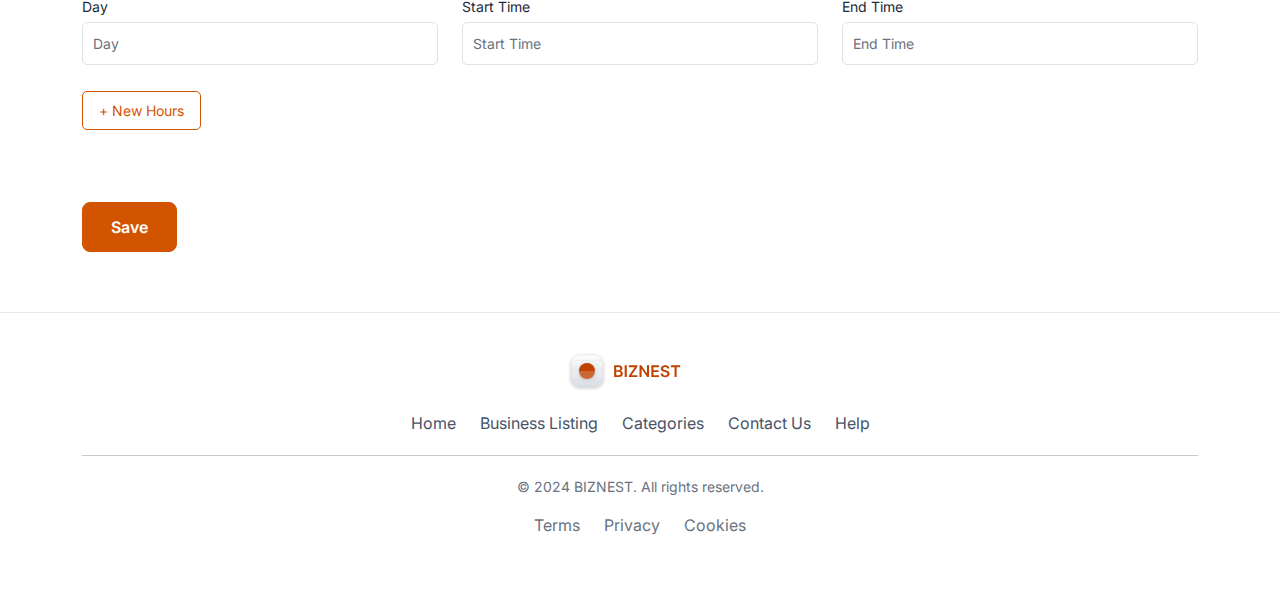
<file: create-profile.html>
<!DOCTYPE html>
<html lang="en">

<head>
    <meta charset="UTF-8">
    <meta name="viewport" content="width=device-width, initial-scale=1.0">
    <title>Biznest - Create Profile</title>
    <link href="https://fonts.googleapis.com/css2?family=Inter:wght@400;600&display=swap" rel="stylesheet">
    <link href="https://cdn.jsdelivr.net/npm/bootstrap@5.2.3/dist/css/bootstrap.min.css" rel="stylesheet" crossorigin="anonymous" />
    <link href="https://cdnjs.cloudflare.com/ajax/libs/font-awesome/6.0.0-beta3/css/all.min.css" rel="stylesheet">
    <link href="styles.css" type="text/css" rel="stylesheet" />
</head>

<body>
    <section class="header">
        <div class="container">
            <nav class="navbar navbar-expand-lg">
                <a class="navbar-brand" href="">
                    <img src="assets/images/common/Logo.svg" alt="Biznest Logo" class="logo">
                </a>
                <button class="navbar-toggler" type="button" data-bs-toggle="collapse" data-bs-target="#navbarNav" aria-controls="navbarNav" aria-expanded="false" aria-label="Toggle navigation">
                    <span class="navbar-toggler-icon"></span>
                </button>
                <div class="collapse navbar-collapse justify-content-center" id="navbarNav">
                    <ul class="navbar-nav">
                        <li class="nav-item active">
                            <a class="nav-link" href="">Home</a>
                        </li>
                        <li class="nav-item">
                            <a class="nav-link" href="business-listing">Business Listing</a>
                        </li>
                        <li class="nav-item">
                            <a class="nav-link" href="category-listing">Categories</a>
                        </li>
                    </ul>
                </div>
                <div class="d-flex">
                    <a class="btn-login me-2" href="login">Login</a>
                    <a class="btn-signup" href="signup">Sign up</a>
                </div>
            </nav>
        </div>
    </section>

    <section class="business-profile-creation-page">
        <div class="container">
            <h2 class="profile-title">Basic Information</h2>
            <p class="profile-description">Fill in all the info regarding your business.</p>
            <form class="profile-form">
                <div class="row mb-4">
                    <div class="col-md-4">
                        <label for="profile-picture" class="form-label">Profile Picture/Logo</label>
                        <div class="gallery-upload mb-4">
                            <label for="gallery-upload" class="form-label">Click to upload from device or drag images here</label>
                            <input type="file" class="form-control" id="gallery-upload" multiple>
                        </div>
                    </div>
                    <div class="col-md-8">
                        <div class="mb-3">
                            <label for="business-name" class="form-label">Business Name*</label>
                            <input type="text" class="form-control" id="business-name" placeholder="Enter your name">
                        </div>
                        <div class="mb-3">
                            <label for="phone-no" class="form-label">Phone No.</label>
                            <input type="text" class="form-control" id="phone-no" placeholder="Enter your name">
                        </div>
                        <div class="mb-3">
                            <label for="email" class="form-label">Email</label>
                            <input type="email" class="form-control" id="email" placeholder="Enter your name">
                        </div>
                        <div class="mb-3">
                            <label for="founding-year" class="form-label">Founding Year</label>
                            <input type="text" class="form-control" id="founding-year" placeholder="Enter your name">
                        </div>
                        <div class="mb-3">
                            <label for="address" class="form-label">Address</label>
                            <input type="text" class="form-control" id="address" placeholder="Enter your name">
                        </div>
                        <div class="mb-3">
                            <label for="about" class="form-label">About</label>
                            <textarea class="form-control" id="about" rows="3" placeholder="Enter here..."></textarea>
                        </div>
                    </div>
                </div>
    
                <h3 class="profile-section-title">Services Offered</h3>
                <div class="mb-3">
                    <label for="service-name" class="form-label">Service Name</label>
                    <input type="text" class="form-control" id="service-name" placeholder="Enter your name">
                </div>
                <div class="mb-3">
                    <label for="service-about" class="form-label">About</label>
                    <textarea class="form-control" id="service-about" rows="3" placeholder="Enter description here..."></textarea>
                </div>
                <button type="button" class="btn btn-add">+ New Service</button>
    
                <h3 class="profile-section-title">Important Links</h3>
                <div class="row mb-3">
                    <div class="col-md-6">
                        <label for="link-name" class="form-label">Website</label>
                        <input type="text" class="form-control" id="link-name" placeholder="Name">
                    </div>
                    <div class="col-md-6">
                        <label for="link-url" class="form-label">URL</label>
                        <input type="url" class="form-control" id="link-url" placeholder="www.link.com">
                    </div>
                </div>
                <button type="button" class="btn btn-add">+ New Link</button>
    
                <h3 class="profile-section-title">Gallery</h3>
                <div class="gallery-upload mb-4">
                    <label for="gallery-upload" class="form-label">Click to upload from device or drag images here</label>
                    <input type="file" class="form-control" id="gallery-upload" multiple>
                </div>
                <!-- <div class="gallery-images row">
                    <div class="col-md-3 mb-3">
                        <img src="path/to/dummy-image.png" alt="Gallery Image" class="img-fluid">
                    </div>
                    <div class="col-md-3 mb-3">
                        <img src="path/to/dummy-image.png" alt="Gallery Image" class="img-fluid">
                    </div>
                    <div class="col-md-3 mb-3">
                        <img src="path/to/dummy-image.png" alt="Gallery Image" class="img-fluid">
                    </div>
                </div> -->
    
                <h3 class="profile-section-title">Operating Hours</h3>
                <div class="row mb-3">
                    <div class="col-md-4">
                        <label for="operating-day" class="form-label">Day</label>
                        <select class="form-control" id="operating-day">
                            <option>Day</option>
                            <!-- Add more options as needed -->
                        </select>
                    </div>
                    <div class="col-md-4">
                        <label for="start-time" class="form-label">Start Time</label>
                        <select class="form-control" id="start-time">
                            <option>Start Time</option>
                            <!-- Add more options as needed -->
                        </select>
                    </div>
                    <div class="col-md-4">
                        <label for="end-time" class="form-label">End Time</label>
                        <select class="form-control" id="end-time">
                            <option>End Time</option>
                            <!-- Add more options as needed -->
                        </select>
                    </div>
                </div>
                <div class="mt-3">
                <button type="button" class="btn btn-add">+ New Hours</button>
                </div>    
                <div class="mt-5">
                <button type="submit" class="btn btn-save mt-4">Save</button>
                </div>
            </form>
        </div>
    </section>

    <footer class="footer-section">
        <div class="container text-center">
            <a class="footer-logo" href="#">
                <img src="assets/images/common/Logo.svg" alt="Biznest Logo" class="footer-logo-img">
            </a>
            <ul class="footer-links list-inline">
                <li class="list-inline-item"><a href="">Home</a></li>
                <li class="list-inline-item"><a href="business-listing">Business Listing</a></li>
                <li class="list-inline-item"><a href="category-listing">Categories</a></li>
                <li class="list-inline-item"><a href="#">Contact Us</a></li>
                <li class="list-inline-item"><a href="#">Help</a></li>
            </ul>
            <hr>
            <p class="footer-copyright">
                &copy; 2024 BIZNEST. All rights reserved.
            </p>
            <ul class="footer-terms list-inline">
                <li class="list-inline-item"><a href="#">Terms</a></li>
                <li class="list-inline-item"><a href="#">Privacy</a></li>
                <li class="list-inline-item"><a href="#">Cookies</a></li>
            </ul>
        </div>
    </footer>
    
    <script src="https://cdn.jsdelivr.net/npm/bootstrap@5.2.3/dist/js/bootstrap.min.js" integrity="sha384-cuYeSxntonz0PPNlHhBs68uyIAVpIIOZZ5JqeqvYYIcEL727kskC66kF92t6Xl2V" crossorigin="anonymous"></script>
    <script src="https://code.jquery.com/jquery-3.6.0.min.js"></script>
</body>

</html>
</file>
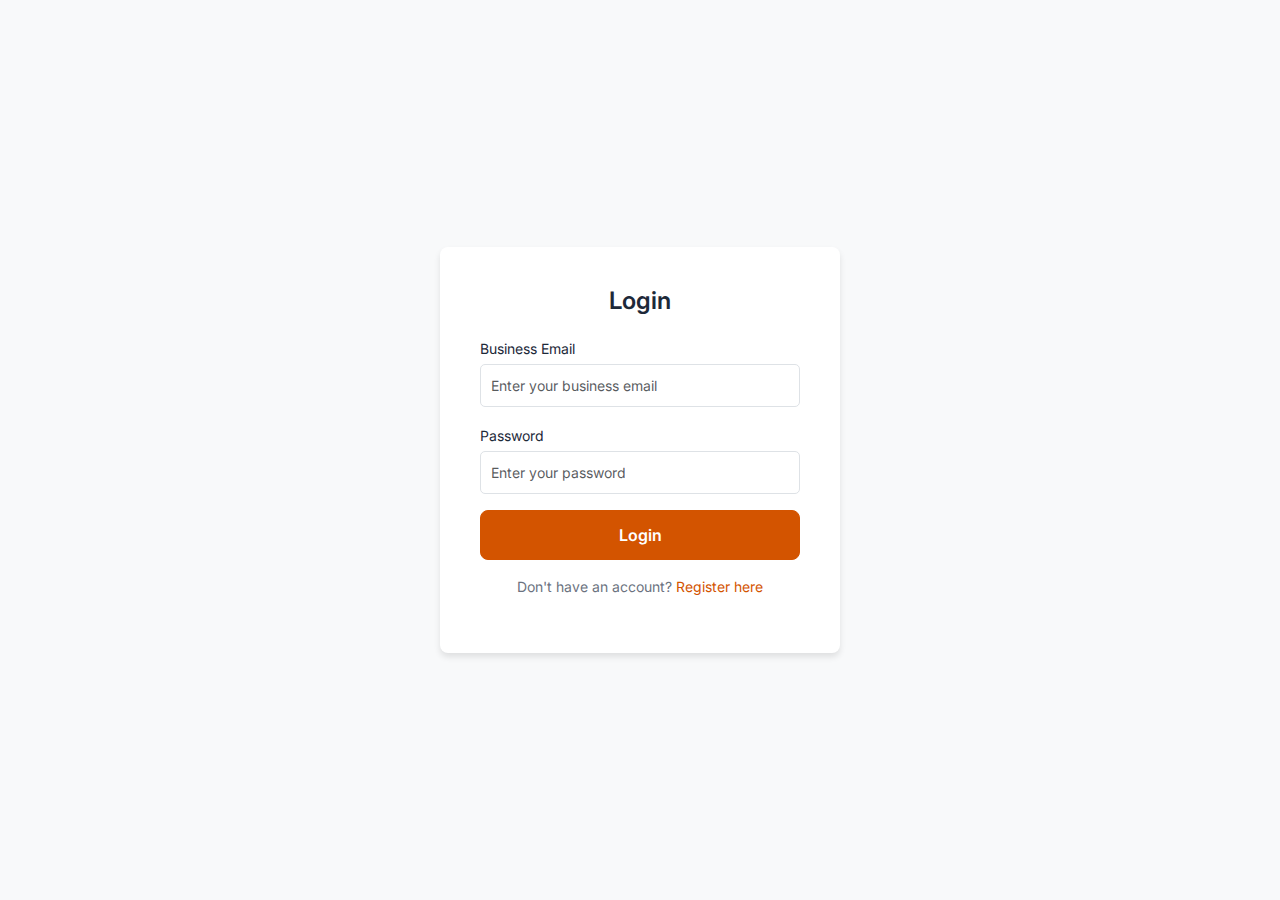
<file: login.html>
<!DOCTYPE html>
<html lang="en">
<head>
    <meta charset="UTF-8">
    <meta name="viewport" content="width=device-width, initial-scale=1.0">
    <title>Login</title>
    <link href="https://fonts.googleapis.com/css2?family=Inter:wght@400;600&display=swap" rel="stylesheet">
    <link href="https://cdn.jsdelivr.net/npm/bootstrap@5.2.3/dist/css/bootstrap.min.css" rel="stylesheet" crossorigin="anonymous" />
    <link href="styles.css" type="text/css" rel="stylesheet" />
</head>
<body>
    <section class="login-page d-flex align-items-center justify-content-center">
        <div class="login-form-container">
            <h2 class="login-title">Login</h2>
            <form class="login-form">
                <div class="mb-3">
                    <label for="business-email" class="form-label">Business Email</label>
                    <input type="email" class="form-control" id="business-email" placeholder="Enter your business email">
                </div>
                <div class="mb-3">
                    <label for="password" class="form-label">Password</label>
                    <input type="password" class="form-control" id="password" placeholder="Enter your password">
                </div>
                <button type="submit" class="btn btn-login-form">Login</button>
            </form>
            <p class="register-link mt-3">Don't have an account? <a href="signup">Register here</a></p>
        </div>
    </section>

    <script src="https://cdn.jsdelivr.net/npm/bootstrap@5.2.3/dist/js/bootstrap.min.js" integrity="sha384-cuYeSxntonz0PPNlHhBs68uyIAVpIIOZZ5JqeqvYYIcEL727kskC66kF92t6Xl2V" crossorigin="anonymous"></script>
    <script src="https://code.jquery.com/jquery-3.6.0.min.js"></script>
</body>
</html>
</file>
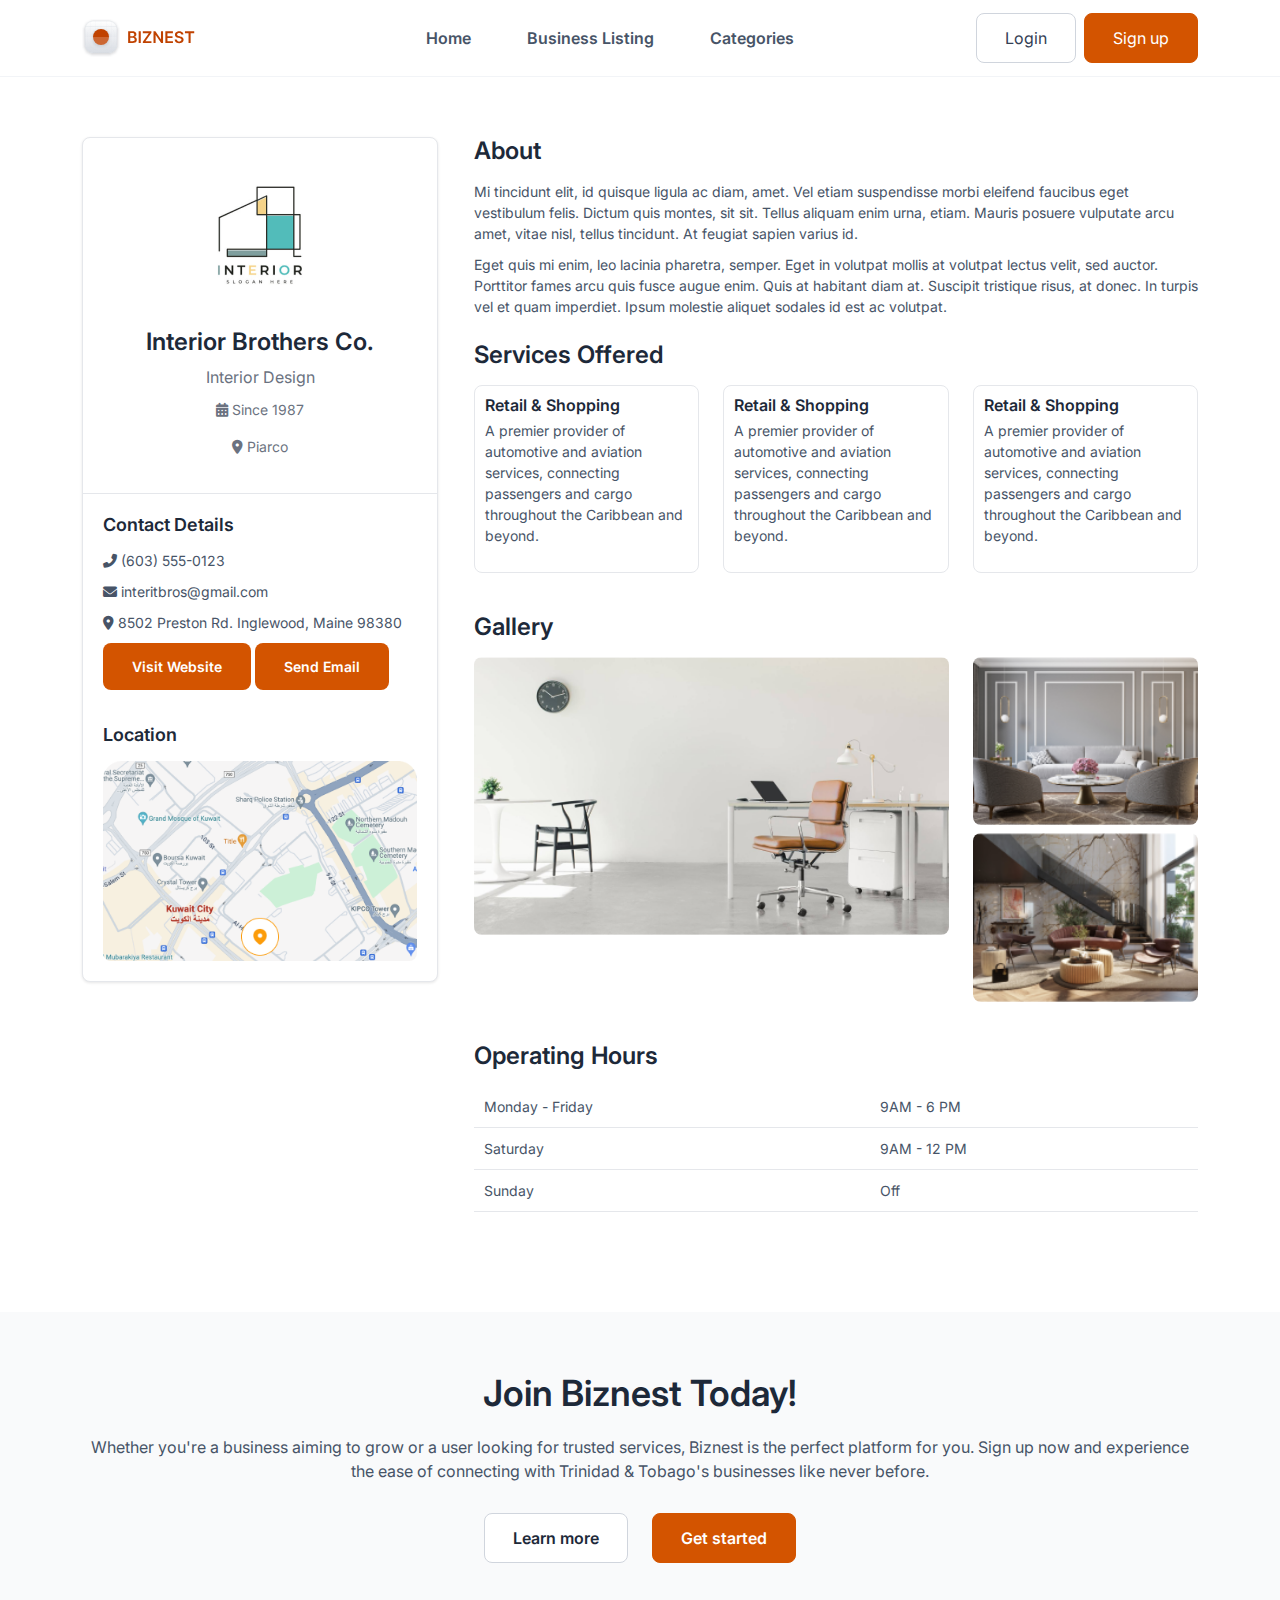
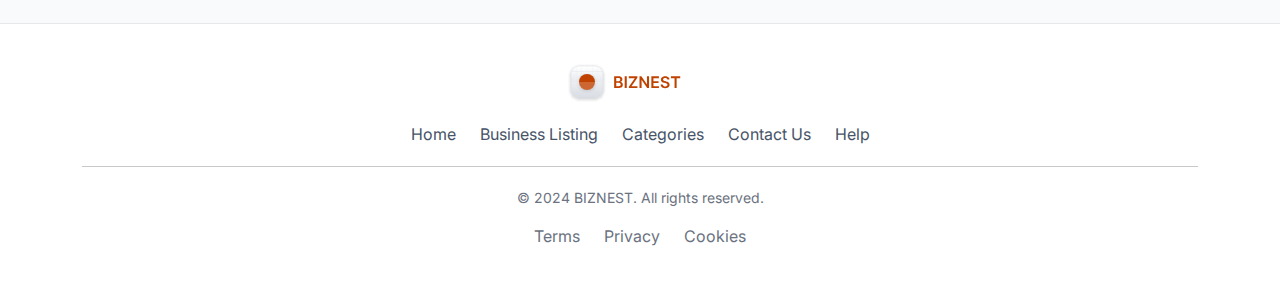
<file: profile-view.html>
<!DOCTYPE html>
<html lang="en">

<head>
    <meta charset="UTF-8">
    <meta name="viewport" content="width=device-width, initial-scale=1.0">
    <title>Biznest - View Profile</title>
    <link href="https://fonts.googleapis.com/css2?family=Inter:wght@400;600&display=swap" rel="stylesheet">
    <link href="https://cdn.jsdelivr.net/npm/bootstrap@5.2.3/dist/css/bootstrap.min.css" rel="stylesheet" crossorigin="anonymous" />
    <link href="https://cdnjs.cloudflare.com/ajax/libs/font-awesome/6.0.0-beta3/css/all.min.css" rel="stylesheet">
    <link href="styles.css" type="text/css" rel="stylesheet" />
</head>

<body>
    <section class="header">
        <div class="container">
            <nav class="navbar navbar-expand-lg">
                <a class="navbar-brand" href="/">
                    <img src="assets/images/common/Logo.svg" alt="Biznest Logo" class="logo">
                </a>
                <button class="navbar-toggler" type="button" data-bs-toggle="collapse" data-bs-target="#navbarNav" aria-controls="navbarNav" aria-expanded="false" aria-label="Toggle navigation">
                    <span class="navbar-toggler-icon"></span>
                </button>
                <div class="collapse navbar-collapse justify-content-center" id="navbarNav">
                    <ul class="navbar-nav">
                        <li class="nav-item active">
                            <a class="nav-link" href="/">Home</a>
                        </li>
                        <li class="nav-item">
                            <a class="nav-link" href="/business-listing">Business Listing</a>
                        </li>
                        <li class="nav-item">
                            <a class="nav-link" href="/category-listing">Categories</a>
                        </li>
                    </ul>
                </div>
                <div class="d-flex">
                    <a class="btn-login me-2" href="/login">Login</a>
                    <a class="btn-signup" href="/signup">Sign up</a>
                </div>
            </nav>
        </div>
    </section>


    <section class="business-profile-view-page">
        <div class="container">
            <div class="row mb-4">
                <div class="col-md-4">
                    <div class="profile-card">
                        <div class="profile-card-header text-center">
                            <img src="assets/images/business-profile/Avatar.png" alt="Profile Picture/Logo" class="img-fluid rounded-circle mb-3">
                            <h3 class="profile-name">Interior Brothers Co.</h3>
                            <p class="profile-category">Interior Design</p>
                            <p class="profile-established"><i class="fas fa-calendar-alt"></i> Since 1987</p>
                            <p class="profile-location"><i class="fas fa-map-marker-alt"></i> Piarco</p>
                        </div>
                        <div class="profile-card-body">
                            <div class="contact-details mb-4">
                                <h4>Contact Details</h4>
                                <p><i class="fas fa-phone-alt"></i> (603) 555-0123</p>
                                <p><i class="fas fa-envelope"></i> interitbros@gmail.com</p>
                                <p><i class="fas fa-map-marker-alt"></i> 8502 Preston Rd. Inglewood, Maine 98380</p>
                                <a href="#" class="btn btn-visit-website">Visit Website</a>
                                <a href="#" class="btn btn-send-email">Send Email</a>
                            </div>
                            <div class="location">
                                <h4>Location</h4>
                                <div id="map" class="map">
                                    <!-- Embed your map here -->
                                    <img src="assets/images/business-profile/map.png" alt="Map" class="img-fluid">
                                </div>
                            </div>
                        </div>
                    </div>
                </div>
                <div class="col-md-8 ps-4">
                    <div class="about mb-4">
                        <h3>About</h3>
                        <p>Mi tincidunt elit, id quisque ligula ac diam, amet. Vel etiam suspendisse morbi eleifend faucibus eget vestibulum felis. Dictum quis montes, sit sit. Tellus aliquam enim urna, etiam. Mauris posuere vulputate arcu amet, vitae nisl, tellus tincidunt. At feugiat sapien varius id.</p>
                        <p>Eget quis mi enim, leo lacinia pharetra, semper. Eget in volutpat mollis at volutpat lectus velit, sed auctor. Porttitor fames arcu quis fusce augue enim. Quis at habitant diam at. Suscipit tristique risus, at donec. In turpis vel et quam imperdiet. Ipsum molestie aliquet sodales id est ac volutpat.</p>
                    </div>
                    <div class="services-offered mb-4">
                        <h3>Services Offered</h3>
                        <div class="row">
                            <div class="col-md-4 mb-3">
                                <div class="service-card">
                                    <h5>Retail & Shopping</h5>
                                    <p>A premier provider of automotive and aviation services, connecting passengers and cargo throughout the Caribbean and beyond.</p>
                                </div>
                            </div>
                            <div class="col-md-4 mb-3">
                                <div class="service-card">
                                    <h5>Retail & Shopping</h5>
                                    <p>A premier provider of automotive and aviation services, connecting passengers and cargo throughout the Caribbean and beyond.</p>
                                </div>
                            </div>
                            <div class="col-md-4 mb-3">
                                <div class="service-card">
                                    <h5>Retail & Shopping</h5>
                                    <p>A premier provider of automotive and aviation services, connecting passengers and cargo throughout the Caribbean and beyond.</p>
                                </div>
                            </div>
                        </div>
                    </div>
                    <div class="gallery mb-4">
                        <h3>Gallery</h3>
                        <div class="row">
                            <div class="col-md-8 mb-3">
                                <img src="assets/images/business-profile/Image 1.png" alt="Gallery Image" class="img-fluid">
                            </div>
                            <div class="col-md-4 mb-3 d-flex flex-column">
                                <img src="assets/images/business-profile/Image 2.png" alt="Gallery Image" class="img-fluid">
                            
                                <img src="assets/images/business-profile/Image 3.png" alt="Gallery Image" class="img-fluid mt-2">
                            </div>
                        </div>
                    </div>
                    <div class="operating-hours">
                        <h3>Operating Hours</h3>
                        <table class="table">
                            <tbody>
                                <tr>
                                    <td>Monday - Friday</td>
                                    <td>9AM - 6 PM</td>
                                </tr>
                                <tr>
                                    <td>Saturday</td>
                                    <td>9AM - 12 PM</td>
                                </tr>
                                <tr>
                                    <td>Sunday</td>
                                    <td>Off</td>
                                </tr>
                            </tbody>
                        </table>
                    </div>
                </div>
            </div>
        </div>
    </section>
    
    <section class="join-biznest-section text-center">
        <div class="container">
            <h2 class="join-biznest-title">Join Biznest Today!</h2>
            <p class="join-biznest-description">
                Whether you're a business aiming to grow or a user looking for trusted services, Biznest is the perfect platform for you. Sign up now and experience the ease of connecting with Trinidad & Tobago's businesses like never before.
            </p>
            <div class="join-biznest-buttons">
                <a href="#" class="btn btn-learn-more">Learn more</a>
                <a href="#" class="btn btn-get-started">Get started</a>
            </div>
        </div>
    </section>

    <footer class="footer-section">
        <div class="container text-center">
            <a class="footer-logo" href="#">
                <img src="assets/images/common/Logo.svg" alt="Biznest Logo" class="footer-logo-img">
            </a>
            <ul class="footer-links list-inline">
                <li class="list-inline-item"><a href="/">Home</a></li>
                <li class="list-inline-item"><a href="/business-listing">Business Listing</a></li>
                <li class="list-inline-item"><a href="/category-listing">Categories</a></li>
                <li class="list-inline-item"><a href="#">Contact Us</a></li>
                <li class="list-inline-item"><a href="#">Help</a></li>
            </ul>
            <hr>
            <p class="footer-copyright">
                &copy; 2024 BIZNEST. All rights reserved.
            </p>
            <ul class="footer-terms list-inline">
                <li class="list-inline-item"><a href="#">Terms</a></li>
                <li class="list-inline-item"><a href="#">Privacy</a></li>
                <li class="list-inline-item"><a href="#">Cookies</a></li>
            </ul>
        </div>
    </footer>
    
    <script src="https://cdn.jsdelivr.net/npm/bootstrap@5.2.3/dist/js/bootstrap.min.js" integrity="sha384-cuYeSxntonz0PPNlHhBs68uyIAVpIIOZZ5JqeqvYYIcEL727kskC66kF92t6Xl2V" crossorigin="anonymous"></script>
    <script src="https://code.jquery.com/jquery-3.6.0.min.js"></script>
</body>

</html>
</file>
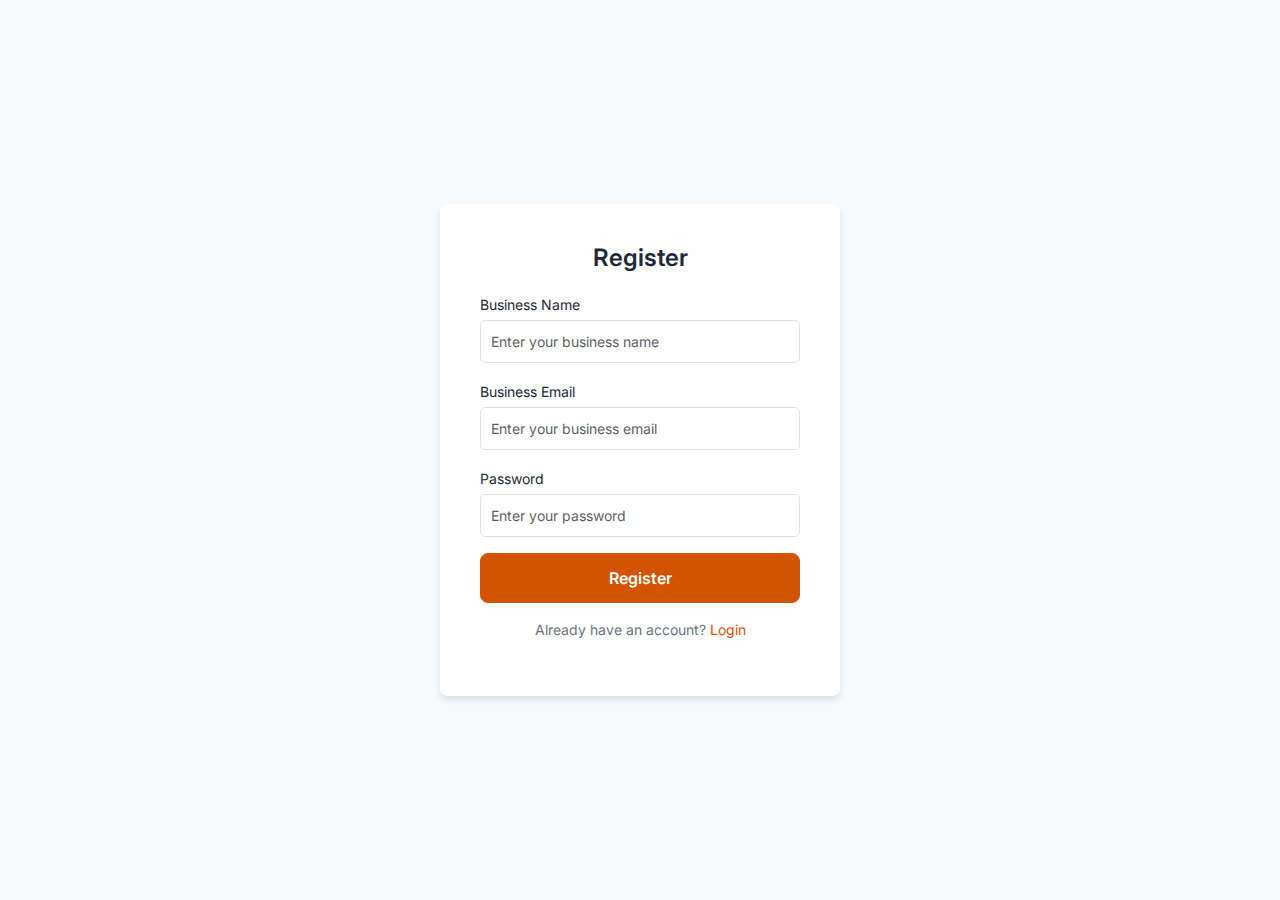
<file: signup.html>
<!DOCTYPE html>
<html lang="en">
<head>
    <meta charset="UTF-8">
    <meta name="viewport" content="width=device-width, initial-scale=1.0">
    <title>Signup</title>
    <link href="https://fonts.googleapis.com/css2?family=Inter:wght@400;600&display=swap" rel="stylesheet">
    <link href="https://cdn.jsdelivr.net/npm/bootstrap@5.2.3/dist/css/bootstrap.min.css" rel="stylesheet" crossorigin="anonymous" />
    <link href="styles.css" type="text/css" rel="stylesheet" />
</head>
<body>
    <section class="signup-page d-flex align-items-center justify-content-center">
        <div class="signup-form-container">
            <h2 class="signup-title">Register</h2>
            <form class="signup-form">
                <div class="mb-3">
                    <label for="business-name" class="form-label">Business Name</label>
                    <input type="text" class="form-control" id="business-name" placeholder="Enter your business name">
                </div>
                <div class="mb-3">
                    <label for="business-email" class="form-label">Business Email</label>
                    <input type="email" class="form-control" id="business-email" placeholder="Enter your business email">
                </div>
                <div class="mb-3">
                    <label for="password" class="form-label">Password</label>
                    <input type="password" class="form-control" id="password" placeholder="Enter your password">
                </div>
                <button type="submit" class="btn btn-register">Register</button>
            </form>
            <p class="login-link mt-3">Already have an account? <a href="login">Login</a></p>
        </div>
    </section>

    <script src="https://cdn.jsdelivr.net/npm/bootstrap@5.2.3/dist/js/bootstrap.min.js" integrity="sha384-cuYeSxntonz0PPNlHhBs68uyIAVpIIOZZ5JqeqvYYIcEL727kskC66kF92t6Xl2V" crossorigin="anonymous"></script>
    <script src="https://code.jquery.com/jquery-3.6.0.min.js"></script>
</body>
</html>
</file>
<file: styles.css>
body {
    font-family: 'Inter', sans-serif;
}

.navbar-brand .logo {
    max-height: 40px;
}


.navbar-nav .nav-item {
    margin: 0 20px;
}

.nav-item .nav-link {
    font-family: Inter;
    font-size: 16px;
    font-weight: 600;
    line-height: 24px;
    text-align: left;
    color: #475467;

}

.btn-signup {
    background-color: #D35400;
    color: white;
    padding: 12px 28px 12px 28px;
    text-align: center;
    gap: 12px;
    border-radius: 8px;
    text-decoration: none;
    border: 1px solid #D35400;
}

.btn-signup:hover {
    background-color: #D35400;
    color: white;
}

.btn-login {
    padding: 12px 28px 12px 28px;
    text-align: center;
    gap: 12px;
    border-radius: 8px;
    border: 1px solid #D0D5DD;
    background-color: #FFFFFF;
    color: #344054;
    text-decoration: none;
}

.btn-login:hover {
    background-color: #FFFFFF;
    color: #344054;
}

.header {
    padding: 5px 0px;
    border-bottom: 1px solid #F2F4F7;

}

.signup-page {
    height: 100vh;
    background-color: #f8f9fa;
}

.signup-form-container {
    background-color: #ffffff;
    padding: 40px;
    border-radius: 8px;
    box-shadow: 0 4px 6px rgba(0, 0, 0, 0.1);
    max-width: 400px;
    width: 100%;
}

.signup-title {
    font-size: 24px;
    font-weight: 600;
    color: #1D2939;
    margin-bottom: 20px;
    text-align: center;
}

.signup-form .form-label {
    font-size: 14px;
    color: #1D2939;
    margin-bottom: 5px;
    text-align: left;
}

.signup-form .form-control {
    font-size: 14px;
    color: #6B7280;
    padding: 10px;
    border-radius: 5px;
    margin-bottom: 15px;
}

.btn-register {
    background-color: #D35400;
    color: white;
    padding: 12px 28px;
    font-size: 16px;
    font-weight: 600;
    border-radius: 8px;
    border: 1px solid #D35400;
    text-decoration: none;
    width: 100%;
}

.btn-register:hover {
    background-color: #A04000;
    color: #FFFFFF;
}

.login-link {
    font-size: 14px;
    color: #6B7280;
    text-align: center;
}

.login-link a {
    color: #D35400;
    text-decoration: none;
}

.login-link a:hover {
    text-decoration: underline;
}


body, html {
    height: 100%;
    margin: 0;
    font-family: 'Inter', sans-serif;
}

.login-page {
    height: 100vh;
    background-color: #f8f9fa;
}

.login-form-container {
    background-color: #ffffff;
    padding: 40px;
    border-radius: 8px;
    box-shadow: 0 4px 6px rgba(0, 0, 0, 0.1);
    max-width: 400px;
    width: 100%;
}

.login-title {
    font-size: 24px;
    font-weight: 600;
    color: #1D2939;
    margin-bottom: 20px;
    text-align: center;
}

.login-form .form-label {
    font-size: 14px;
    color: #1D2939;
    margin-bottom: 5px;
    text-align: left;
}

.login-form .form-control {
    font-size: 14px;
    color: #6B7280;
    padding: 10px;
    border-radius: 5px;
    margin-bottom: 15px;
}

.btn-login-form {
    background-color: #D35400;
    color: white;
    padding: 12px 28px;
    font-size: 16px;
    font-weight: 600;
    border-radius: 8px;
    border: 1px solid #D35400;
    text-decoration: none;
    width: 100%;
}

.btn-login-form:hover {
    background-color: #A04000;
    color: #FFFFFF;
}

.register-link {
    font-size: 14px;
    color: #6B7280;
    text-align: center;
}

.register-link a {
    color: #D35400;
    text-decoration: none;
}

.register-link a:hover {
    text-decoration: underline;
}



.welcome-section {
    padding: 60px 0;
}

.welcome-title {
    font-size: 48px;
    font-weight: 600;
    line-height: 1.2;
    color: #1D2939;
    margin-bottom: 20px;
}

.welcome-description {
    font-size: 18px;
    line-height: 1.6;
    color: #475467;
    margin-bottom: 20px;
}

.welcome-subdescription {
    font-size: 16px;
    color: #6B7280;
    margin-bottom: 30px;
}

.welcome-buttons .btn {
    padding: 12px 28px;
    font-size: 16px;
    font-weight: 600;
    border-radius: 8px;
    margin: 0 10px;
}

.btn-explore-listings {
    background-color: #FFFFFF;
    color: #1D2939;
    border: 1px solid #D0D5DD;
}

.btn-explore-listings:hover {
    background-color: #F3F4F6;
    color: #1D2939;
}


.services-section {
    padding: 60px 0;
}

.services-title {
    font-size: 36px;
    font-weight: 600;
    color: #1D2939;
    margin-bottom: 20px;
}

.services-features-title {
    font-size: 24px;
    color: #D35400;
    margin-bottom: 20px;
}

.services-for-businesses, .services-for-users {
    margin-bottom: 40px;
}

.services-for-businesses h3, .services-for-users h3 {
    font-size: 28px;
    font-weight: 600;
    color: #1D2939;
    margin-bottom: 10px;
}

.services-description {
    font-size: 16px;
    color: #475467;
    margin-bottom: 30px;
}

.service-icon {
    max-width: 50px;
    margin-bottom: 15px;
}

.service-title {
    font-size: 18px;
    font-weight: 600;
    color: #1D2939;
    margin-bottom: 10px;
}

.service-description {
    font-size: 14px;
    color: #475467;
}

.section-divider {
    margin: 40px 0;
    border: 0;
    border-top: 1px solid #E5E7EB;
}


.business-listing-section {
    padding: 60px 0;
}

.business-listing-title {
    font-size: 36px;
    font-weight: 600;
    color: #1D2939;
    margin-bottom: 20px;
    text-align: center;
}

.business-listing-description {
    font-size: 16px;
    color: #475467;
    margin-bottom: 30px;
    text-align: center;
}

.business-cards-wrapper {
    overflow-x: auto;
    padding: 20px 0;
}

.business-cards-container {
    display: flex;
    gap: 20px;
}

.business-card {
    min-width: 250px;
    border: 1px solid #E5E7EB;
    border-radius: 8px;
    background-color: #FFFFFF;
    box-shadow: 0 1px 3px rgba(0, 0, 0, 0.1);
}

.business-card-img {
    width: 100%;
    border-top-left-radius: 8px;
    border-top-right-radius: 8px;
}

.business-card-body {
    padding: 15px;
}

.business-card-tags .badge {
    margin-right: 5px;
}

.business-card-title {
    font-size: 18px;
    font-weight: 600;
    color: #1D2939;
    margin-top: 10px;
    margin-bottom: 10px;
}

.business-card-description {
    font-size: 14px;
    color: #475467;
    margin-bottom: 10px;
}

.business-card-location {
    font-size: 12px;
    color: #6B7280;
}

.business-listing-footer {
    text-align: center;
    margin-top: 20px;
}

.btn-see-all-listings {
    background-color: #D35400;
    color: white;
    padding: 12px 28px;
    font-size: 16px;
    font-weight: 600;
    border-radius: 8px;
    text-decoration: none;
    border: 1px solid #D35400;
}

.btn-see-all-listings:hover {
    background-color: #A04000;
    color: #FFFFFF !important;
}


.categories-section {
    padding: 60px 0;
    background-color: #F9FAFB;
}

.categories-title {
    font-size: 36px;
    font-weight: 600;
    color: #1D2939;
    margin-bottom: 10px;
}

.categories-subtitle {
    font-size: 18px;
    color: #475467;
    margin-bottom: 30px;
}

.categories-cards-wrapper {
    overflow-x: auto;
    padding: 20px 0;
}

.categories-cards-container {
    display: flex;
}

.category-card {
    width: 100%;
    border: 1px solid #E5E7EB;
    border-radius: 8px;
    background-color: #FFFFFF;
    box-shadow: 0 1px 3px rgba(0, 0, 0, 0.1);
    position: relative;
    height: 100%;
}

.category-card-img {
    width: 100%;
    border-top-left-radius: 8px;
    border-top-right-radius: 8px;
}

.category-card-title {
    font-size: 18px;
    font-weight: 600;
    color: #1D2939;
    margin: 15px;
}

.category-card-link {
    position: absolute;
    bottom: 15px;
    right: 15px;
    font-size: 20px;
    color: #D35400;
    text-decoration: none;
}

.category-card-link:hover {
    color: #A04000;
}

.categories-description {
    font-size: 16px;
    color: #475467;
    margin-top: 30px;
}

.categories-footer {
    text-align: center;
    margin-top: 20px;
}

.btn-see-all-categories {
    background-color: #D35400;
    color: white;
    padding: 12px 28px;
    font-size: 16px;
    font-weight: 600;
    border-radius: 8px;
    text-decoration: none;
    border: 1px solid #D35400;
}

.btn-see-all-categories:hover {
    background-color: #A04000;
    color: #FFFFFF;
}


.why-choose-section {
    padding: 60px 0;
}

.why-choose-subtitle {
    font-size: 18px;
    color: #D35400;
    margin-bottom: 10px;
}

.why-choose-title {
    font-size: 36px;
    font-weight: 600;
    color: #1D2939;
    margin-bottom: 10px;
}

.why-choose-description {
    font-size: 16px;
    color: #475467;
    margin-bottom: 40px;
}

.why-choose-icon {
    max-width: 50px;
    margin-bottom: 15px;
}

.why-choose-card-title {
    font-size: 18px;
    font-weight: 600;
    color: #1D2939;
    margin-bottom: 10px;
}

.why-choose-card-description {
    font-size: 14px;
    color: #475467;
}


.join-biznest-section {
    padding: 60px 0;
    background-color: #F9FAFB;
}

.join-biznest-title {
    font-size: 36px;
    font-weight: 600;
    color: #1D2939;
    margin-bottom: 20px;
}

.join-biznest-description {
    font-size: 16px;
    color: #475467;
    margin-bottom: 30px;
}

.join-biznest-buttons .btn {
    padding: 12px 28px;
    font-size: 16px;
    font-weight: 600;
    border-radius: 8px;
    margin: 0 10px;
}

.btn-learn-more {
    background-color: #FFFFFF;
    color: #1D2939;
    border: 1px solid #D0D5DD;
}

.btn-learn-more:hover {
    background-color: #F3F4F6;
    color: #1D2939;
}

.btn-get-started {
    background-color: #D35400;
    color: white;
    border: 1px solid #D35400;
}

.btn-get-started:hover {
    background-color: #A04000;
    color: #FFFFFF;
}


.get-in-touch-section {
    padding: 60px 0;
}

.get-in-touch-title {
    font-size: 36px;
    font-weight: 600;
    color: #1D2939;
    margin-bottom: 10px;
}

.get-in-touch-description {
    font-size: 16px;
    color: #475467;
    margin-bottom: 30px;
}

.get-in-touch-form .form-label {
    font-size: 14px;
    color: #1D2939;
    margin-bottom: 5px;
}

.get-in-touch-form .form-control {
    font-size: 14px;
    color: #6B7280;
    padding: 10px;
    border-radius: 5px;
}

.get-in-touch-form .form-check-label a {
    color: #D35400;
    text-decoration: none;
}

.get-in-touch-form .form-check-label a:hover {
    text-decoration: underline;
}

.btn-send-message {
    background-color: #D35400;
    color: white;
    padding: 12px 28px;
    font-size: 16px;
    font-weight: 600;
    border-radius: 8px;
    border: 1px solid #D35400;
    text-decoration: none;
}

.btn-send-message:hover {
    background-color: #A04000;
    color: #FFFFFF;
}


.business-listing-page {
    padding: 60px 0;
}

.business-listing-title {
    font-size: 36px;
    font-weight: 600;
    color: #1D2939;
    margin-bottom: 20px;
}

.business-listing-description {
    font-size: 16px;
    color: #475467;
    margin-bottom: 30px;
}

.search-filter-bar {
    margin-bottom: 30px;
}

.search-input {
    width: 60%;
    max-width: 600px;
    margin-right: 20px;
}

.pagination-wrapper {
    text-align: center;
    margin-top: 20px;
}

.pagination-wrapper .btn {
    padding: 10px 20px;
    font-size: 16px;
}

.pagination-wrapper span {
    font-size: 16px;
    color: #475467;
}


.category-listing-page {
    padding: 60px 0;
}

.category-listing-title {
    font-size: 36px;
    font-weight: 600;
    color: #1D2939;
    margin-bottom: 20px;
}

.category-listing-description {
    font-size: 16px;
    color: #475467;
    margin-bottom: 30px;
}

.search-bar {
    margin-bottom: 30px;
}

.category-search-input {
    width: 100%;
    max-width: 100%;
    margin: 0 auto;
}



.business-profile-creation-page {
    padding: 60px 0;
}

.profile-title {
    font-size: 24px;
    font-weight: 600;
    color: #1D2939;
    margin-bottom: 20px;
}

.profile-description {
    font-size: 16px;
    color: #475467;
    margin-bottom: 30px;
}

.profile-section-title {
    font-size: 20px;
    font-weight: 600;
    color: #1D2939;
    margin-top: 30px;
    margin-bottom: 15px;
}

.profile-form .form-label {
    font-size: 14px;
    color: #1D2939;
    margin-bottom: 5px;
}

.profile-form .form-control {
    font-size: 14px;
    color: #6B7280;
    padding: 10px;
    border-radius: 5px;
}

.profile-picture-upload {
    text-align: center;
    margin-bottom: 20px;
}

.profile-picture-upload img {
    max-width: 100%;
    border-radius: 50%;
}

.gallery-upload {
    border: 2px dashed #D0D5DD;
    padding: 20px;
    text-align: center;
    cursor: pointer;
}

.gallery-upload label {
    display: block;
    color: #6B7280;
    font-size: 14px;
}

.gallery-images .img-fluid {
    max-width: 100%;
    border-radius: 5px;
}

.btn-add {
    background-color: #FFFFFF;
    color: #D35400;
    border: 1px solid #D35400;
    font-size: 14px;
    padding: 8px 16px;
    border-radius: 5px;
    margin-top: 10px;
    display: inline-block;
    text-decoration: none;
}

.btn-add:hover {
    background-color: #F3F4F6;
}

.btn-save {
    background-color: #D35400;
    color: white;
    padding: 12px 28px;
    font-size: 16px;
    font-weight: 600;
    border-radius: 8px;
    border: 1px solid #D35400;
    text-decoration: none;
}

.btn-save:hover {
    background-color: #A04000;
    color: #FFFFFF;
}


.business-profile-view-page {
    padding: 60px 0;
}

.profile-card {
    border: 1px solid #E5E7EB;
    border-radius: 8px;
    background-color: #FFFFFF;
    box-shadow: 0 1px 3px rgba(0, 0, 0, 0.1);
}

.profile-card-header {
    padding: 20px;
    border-bottom: 1px solid #E5E7EB;
}

.profile-name {
    font-size: 24px;
    font-weight: 600;
    color: #1D2939;
}

.profile-category {
    font-size: 16px;
    color: #6B7280;
    margin-bottom: 10px;
}

.profile-established, .profile-location {
    font-size: 14px;
    color: #6B7280;
}

.profile-card-body {
    padding: 20px;
}

.contact-details h4, .location h4 {
    font-size: 18px;
    font-weight: 600;
    color: #1D2939;
    margin-bottom: 15px;
}

.contact-details p {
    font-size: 14px;
    color: #475467;
    margin-bottom: 10px;
}

.btn-visit-website, .btn-send-email {
    background-color: #D35400;
    color: white;
    padding: 12px 28px;
    font-size: 14px;
    font-weight: 600;
    border-radius: 8px;
    text-decoration: none;
    margin-bottom: 10px;
}

.btn-visit-website:hover, .btn-send-email:hover {
    background-color: #A04000;
}

.map {
    width: 100%;
    height: 200px;
    border-radius: 8px;
    overflow: hidden;
}

.about h3, .services-offered h3, .gallery h3, .operating-hours h3 {
    font-size: 24px;
    font-weight: 600;
    color: #1D2939;
    margin-bottom: 15px;
}

.about p {
    font-size: 14px;
    color: #475467;
    margin-bottom: 10px;
}

.service-card {
    border: 1px solid #E5E7EB;
    border-radius: 8px;
    padding: 10px;
    background-color: #FFFFFF;
}

.service-card h5 {
    font-size: 16px;
    font-weight: 600;
    color: #1D2939;
    margin-bottom: 5px;
}

.service-card p {
    font-size: 14px;
    color: #475467;
}

.gallery img {
    width: 100%;
    border-radius: 8px;
}

.operating-hours table {
    width: 100%;
    border-collapse: collapse;
}

.operating-hours table td {
    padding: 10px;
    border-bottom: 1px solid #E5E7EB;
    font-size: 14px;
    color: #475467;
}




.footer-section {
    padding: 40px 0;
    background-color: #FFFFFF;
    border-top: 1px solid #E5E7EB;
}

.footer-logo-img {
    max-height: 40px;
    margin-bottom: 20px;
}

.footer-links {
    margin-bottom: 20px;
}

.footer-links .list-inline-item {
    margin: 0 10px;
}

.footer-links .list-inline-item a {
    color: #475467;
    text-decoration: none;
}

.footer-links .list-inline-item a:hover {
    text-decoration: underline;
}

.footer-terms {
    margin-top: 10px;
}

.footer-terms .list-inline-item {
    margin: 0 10px;
}

.footer-terms .list-inline-item a {
    color: #6B7280;
    text-decoration: none;
}

.footer-terms .list-inline-item a:hover {
    text-decoration: underline;
}

footer hr {
    margin: 20px 0;
}

.footer-copyright {
    color: #6B7280;
    font-size: 14px;
}
</file>
